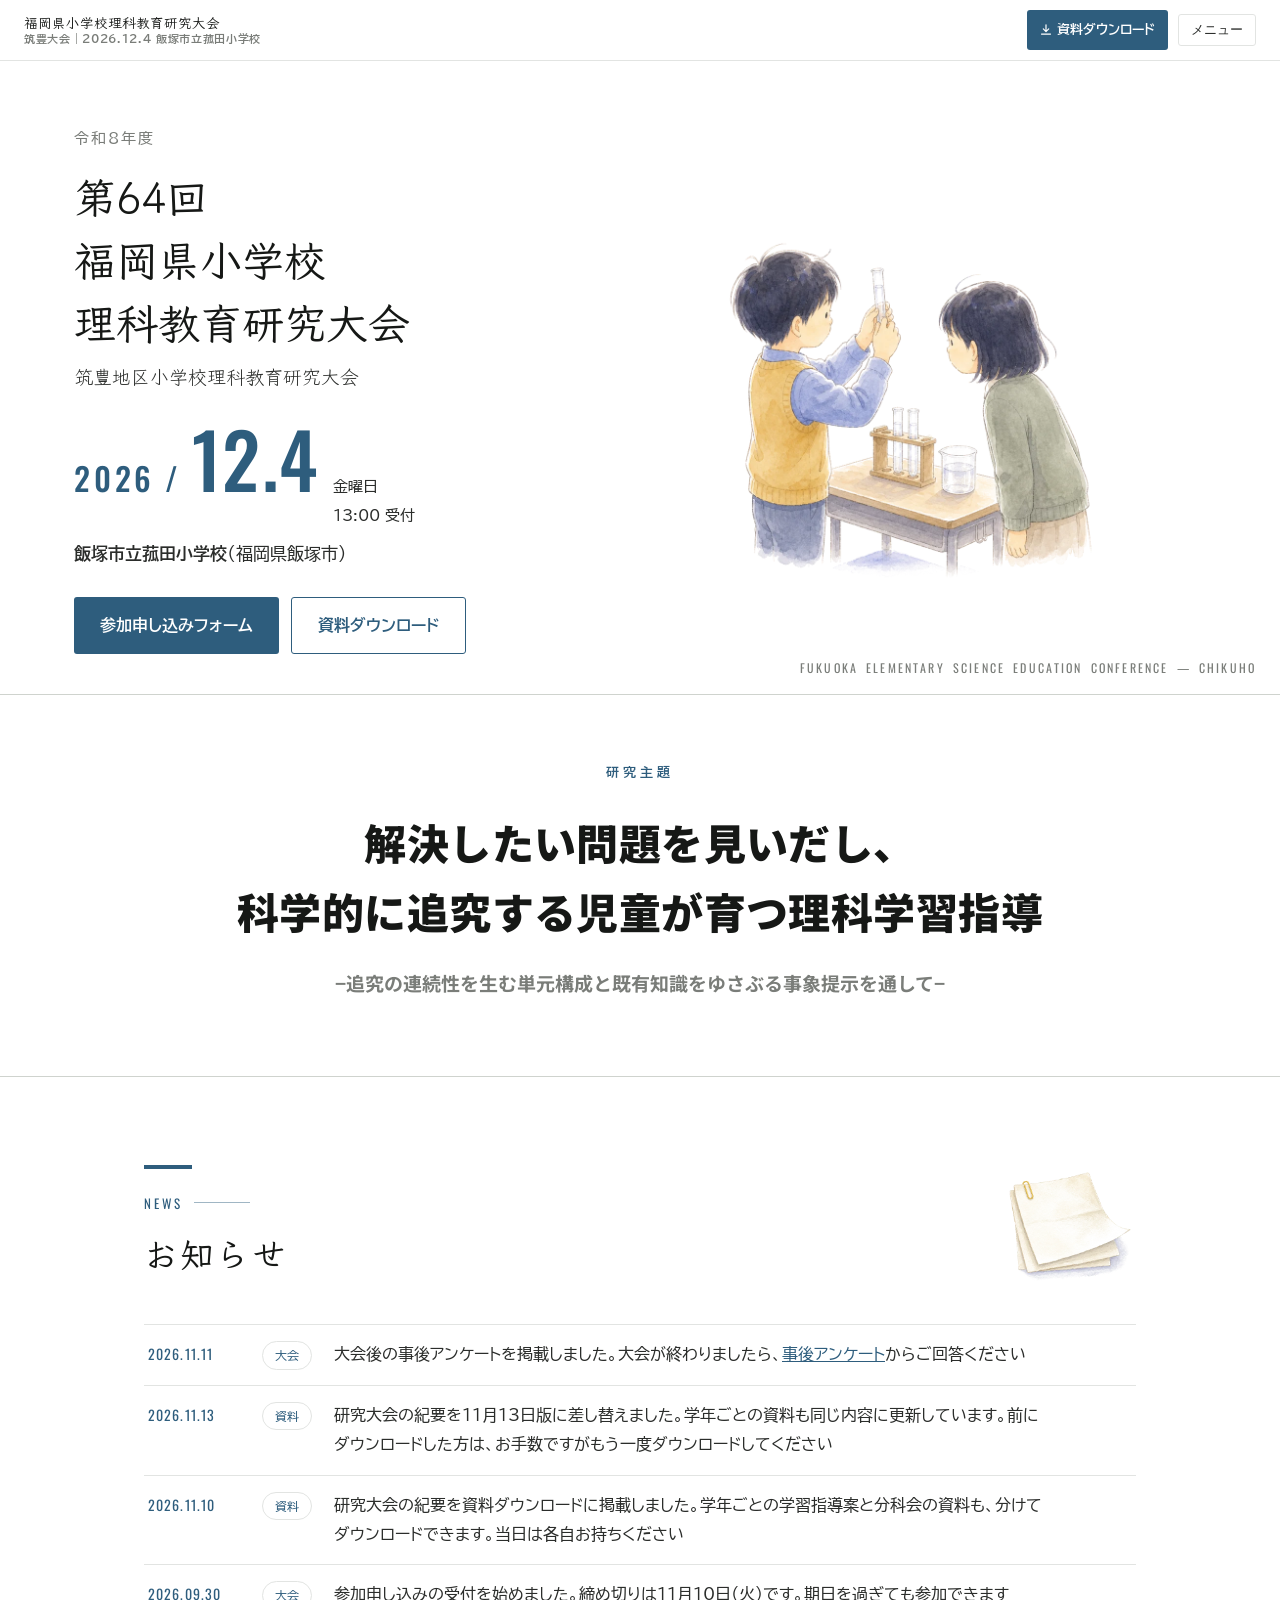
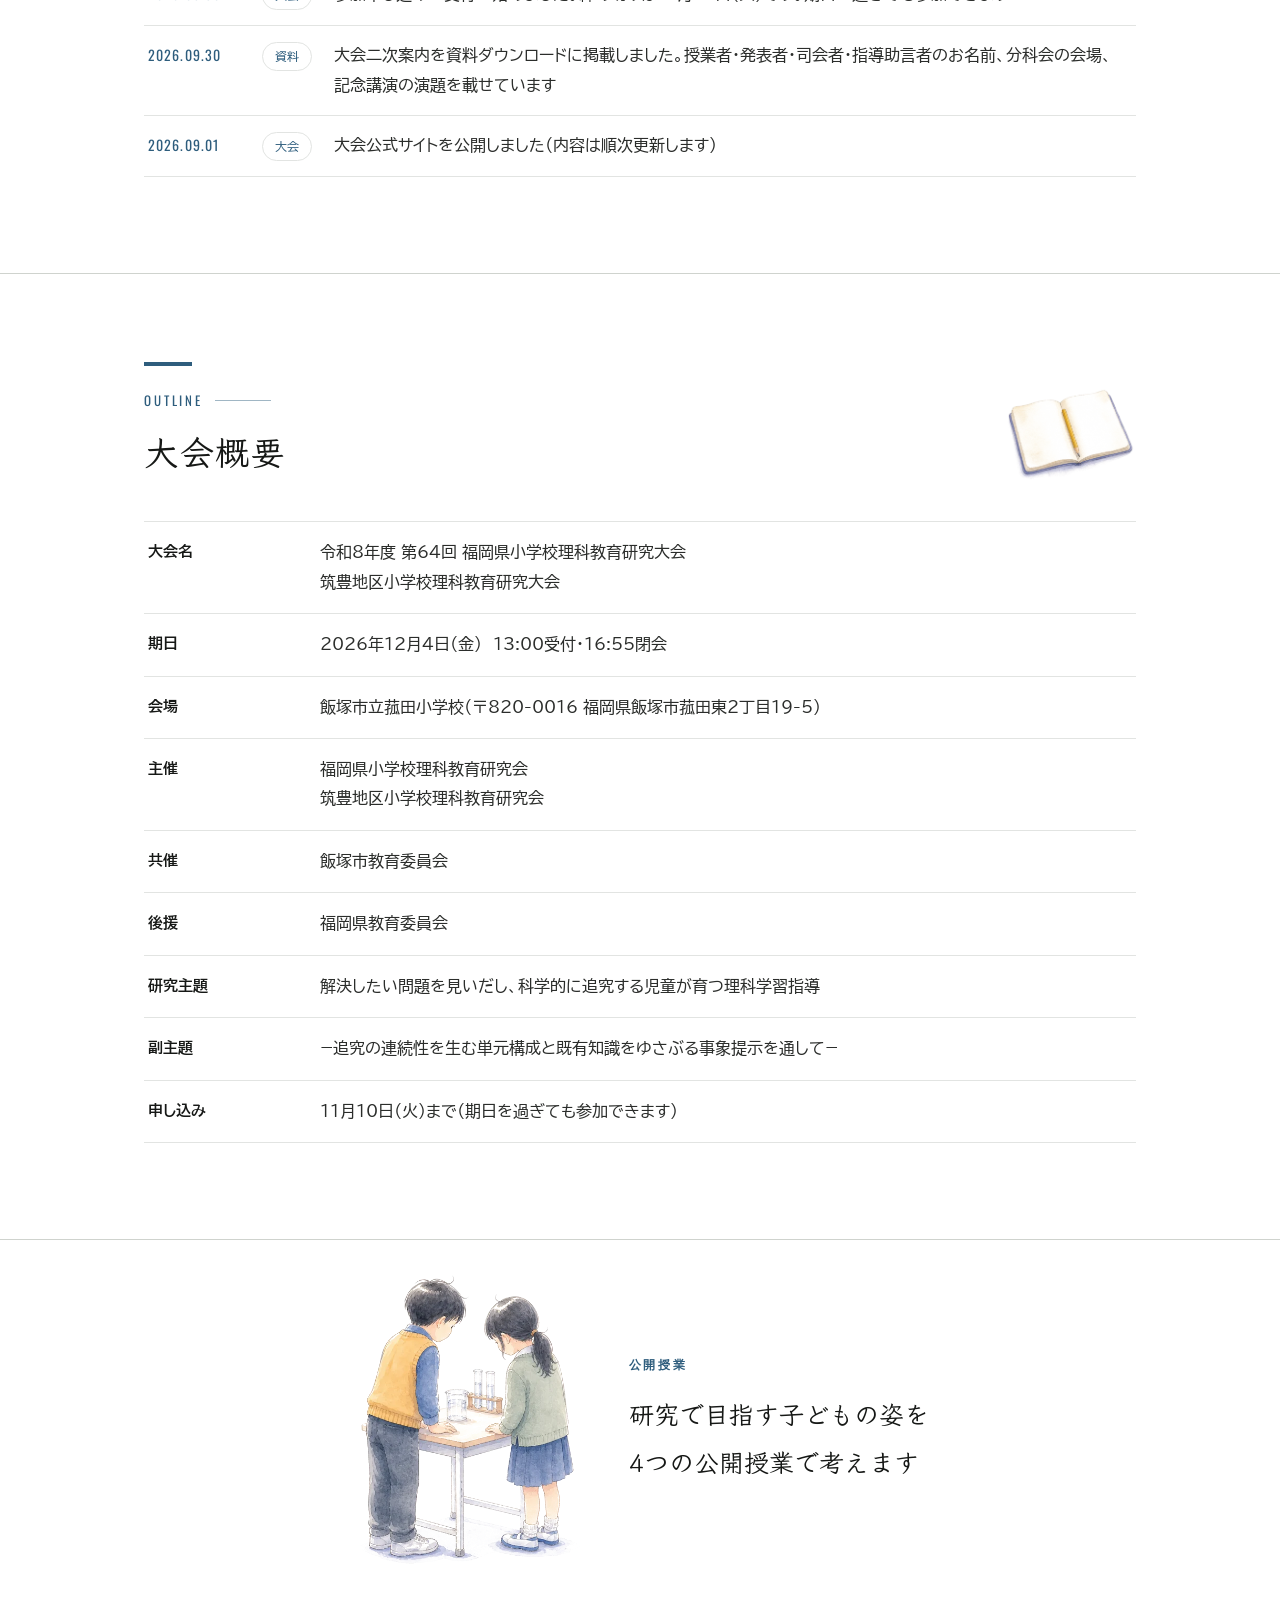
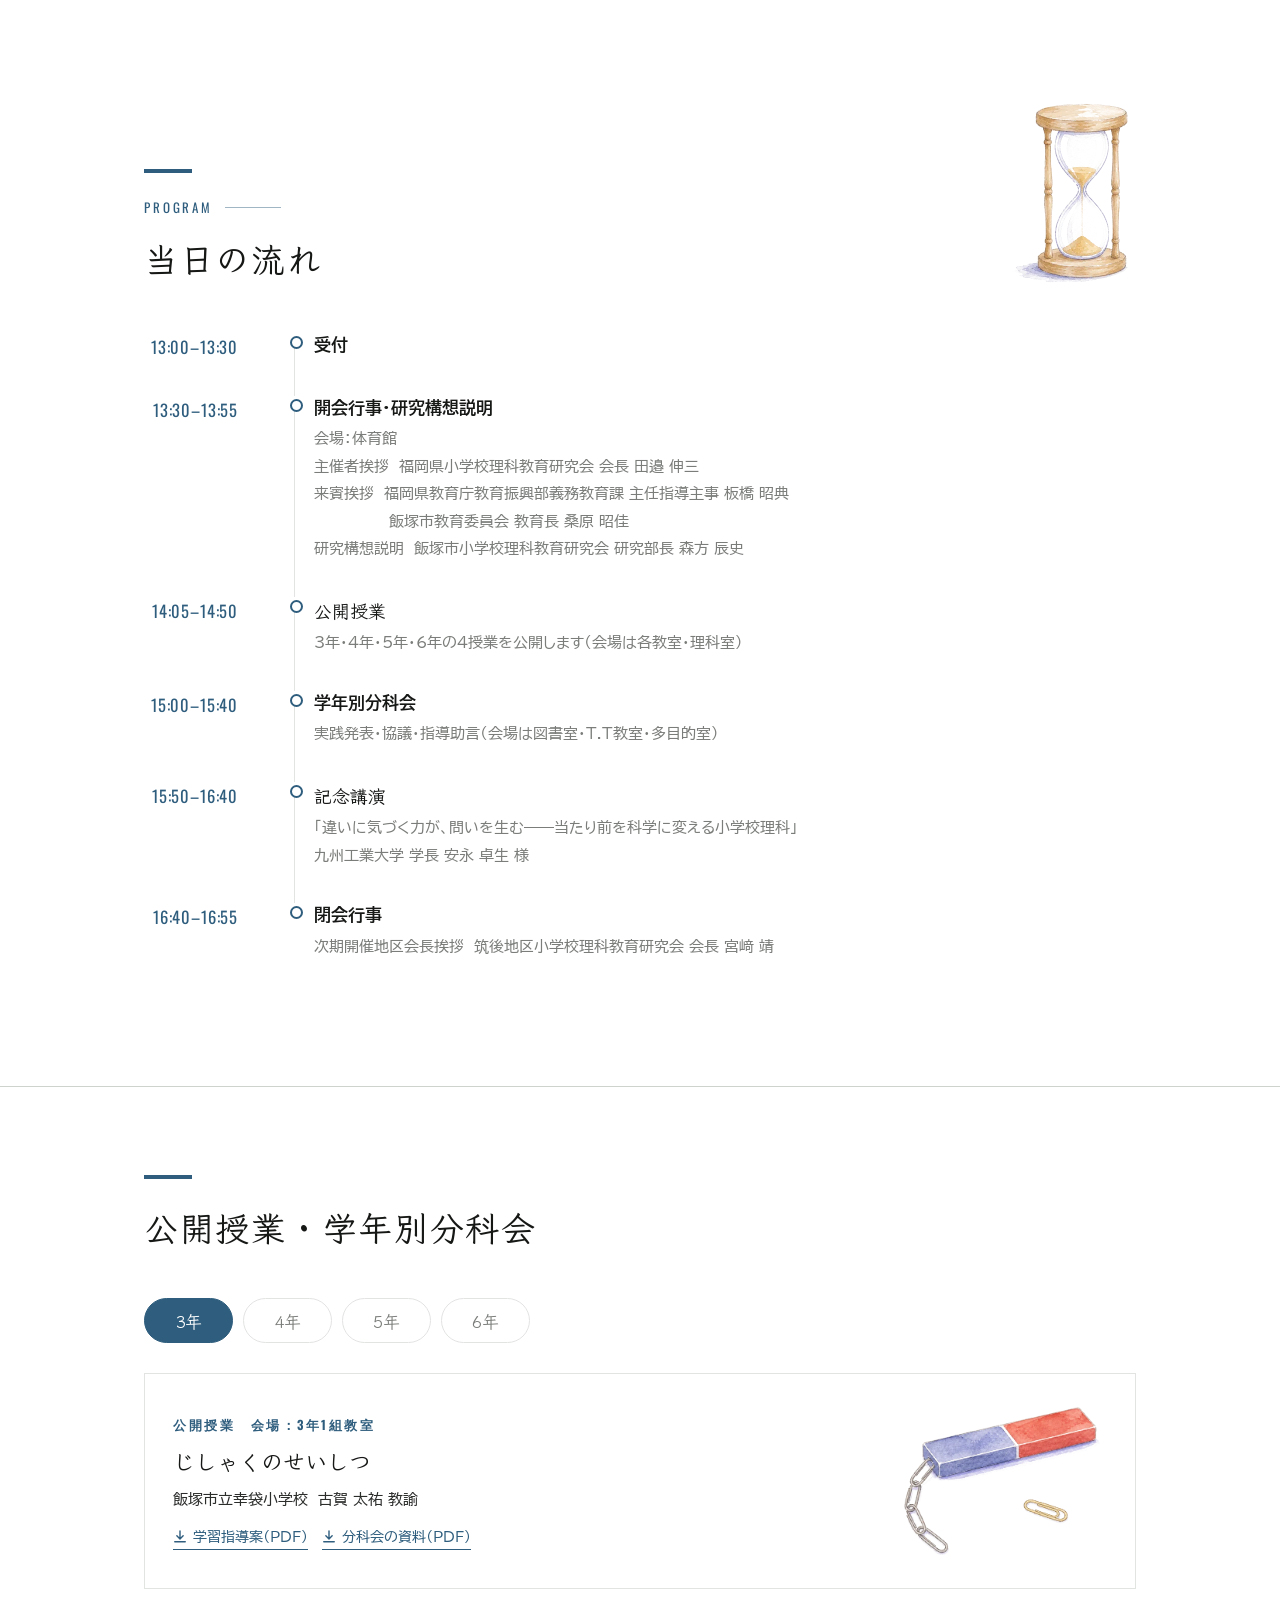
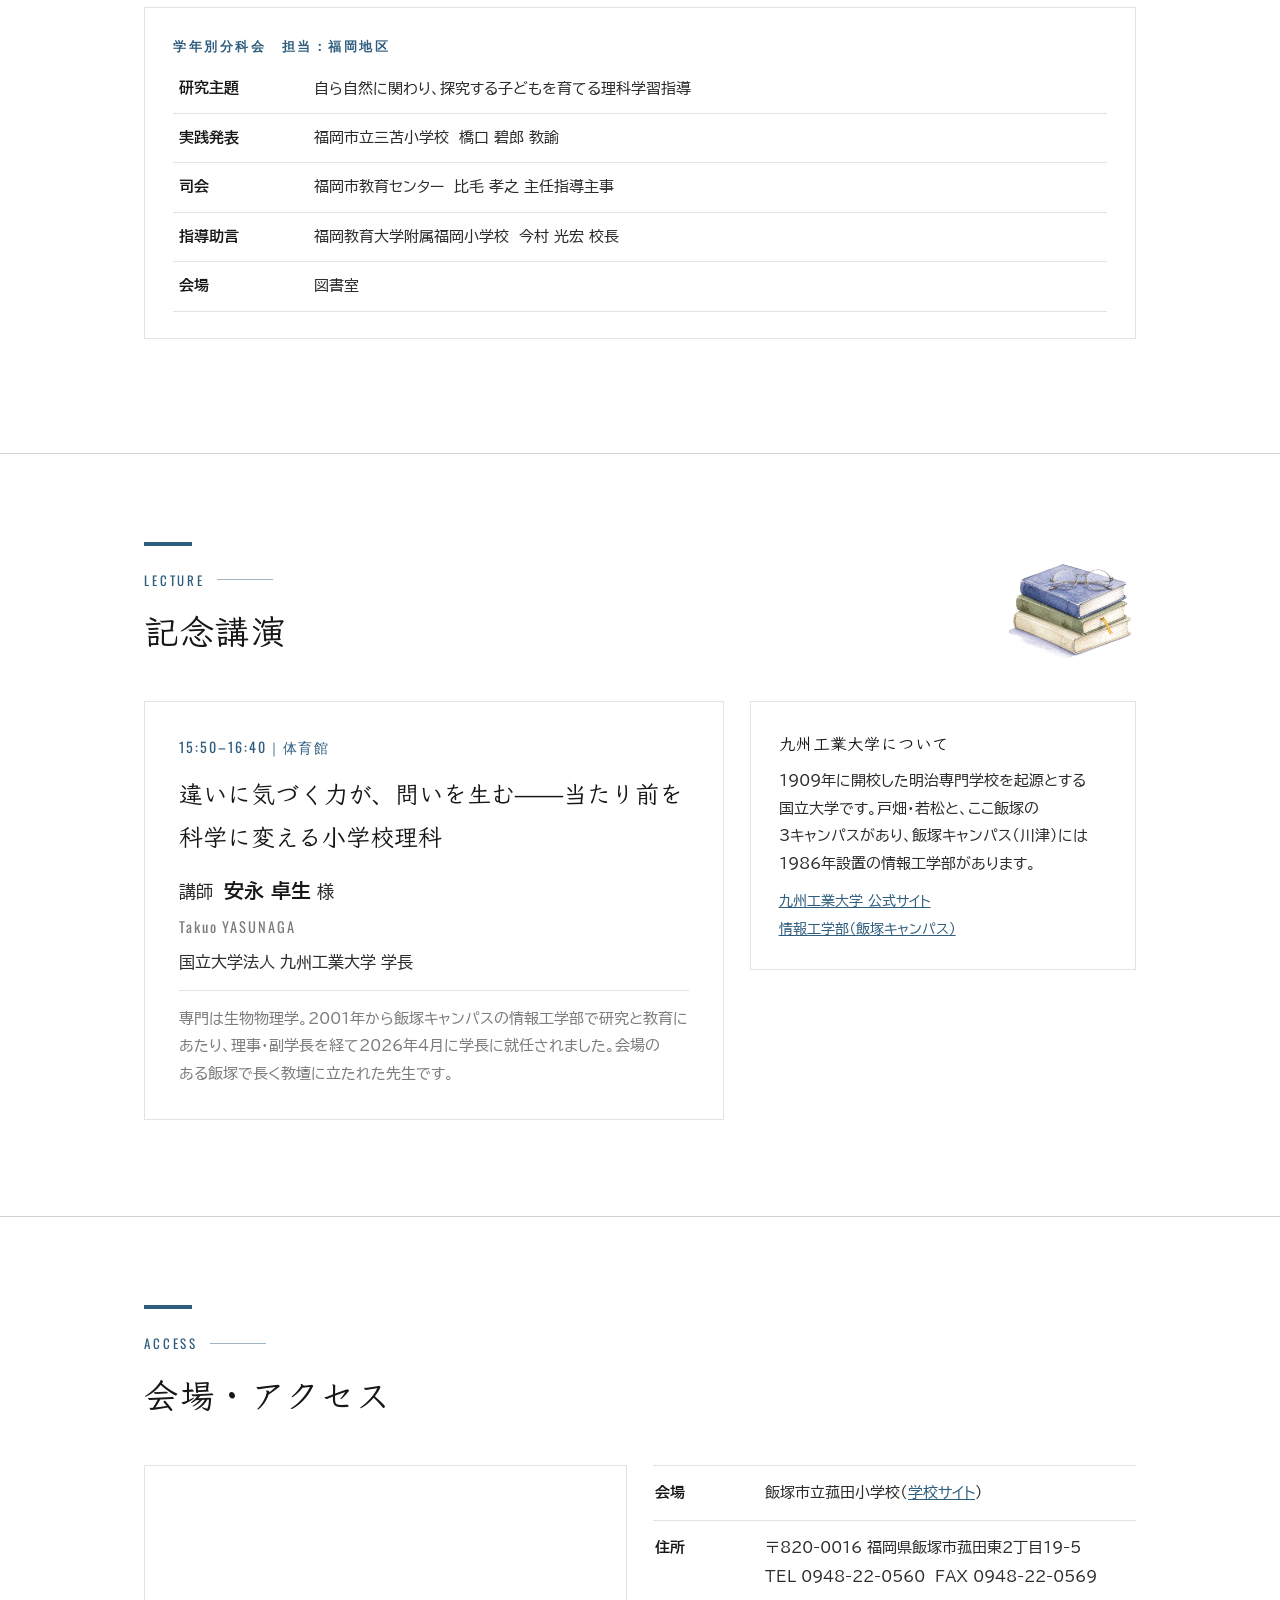
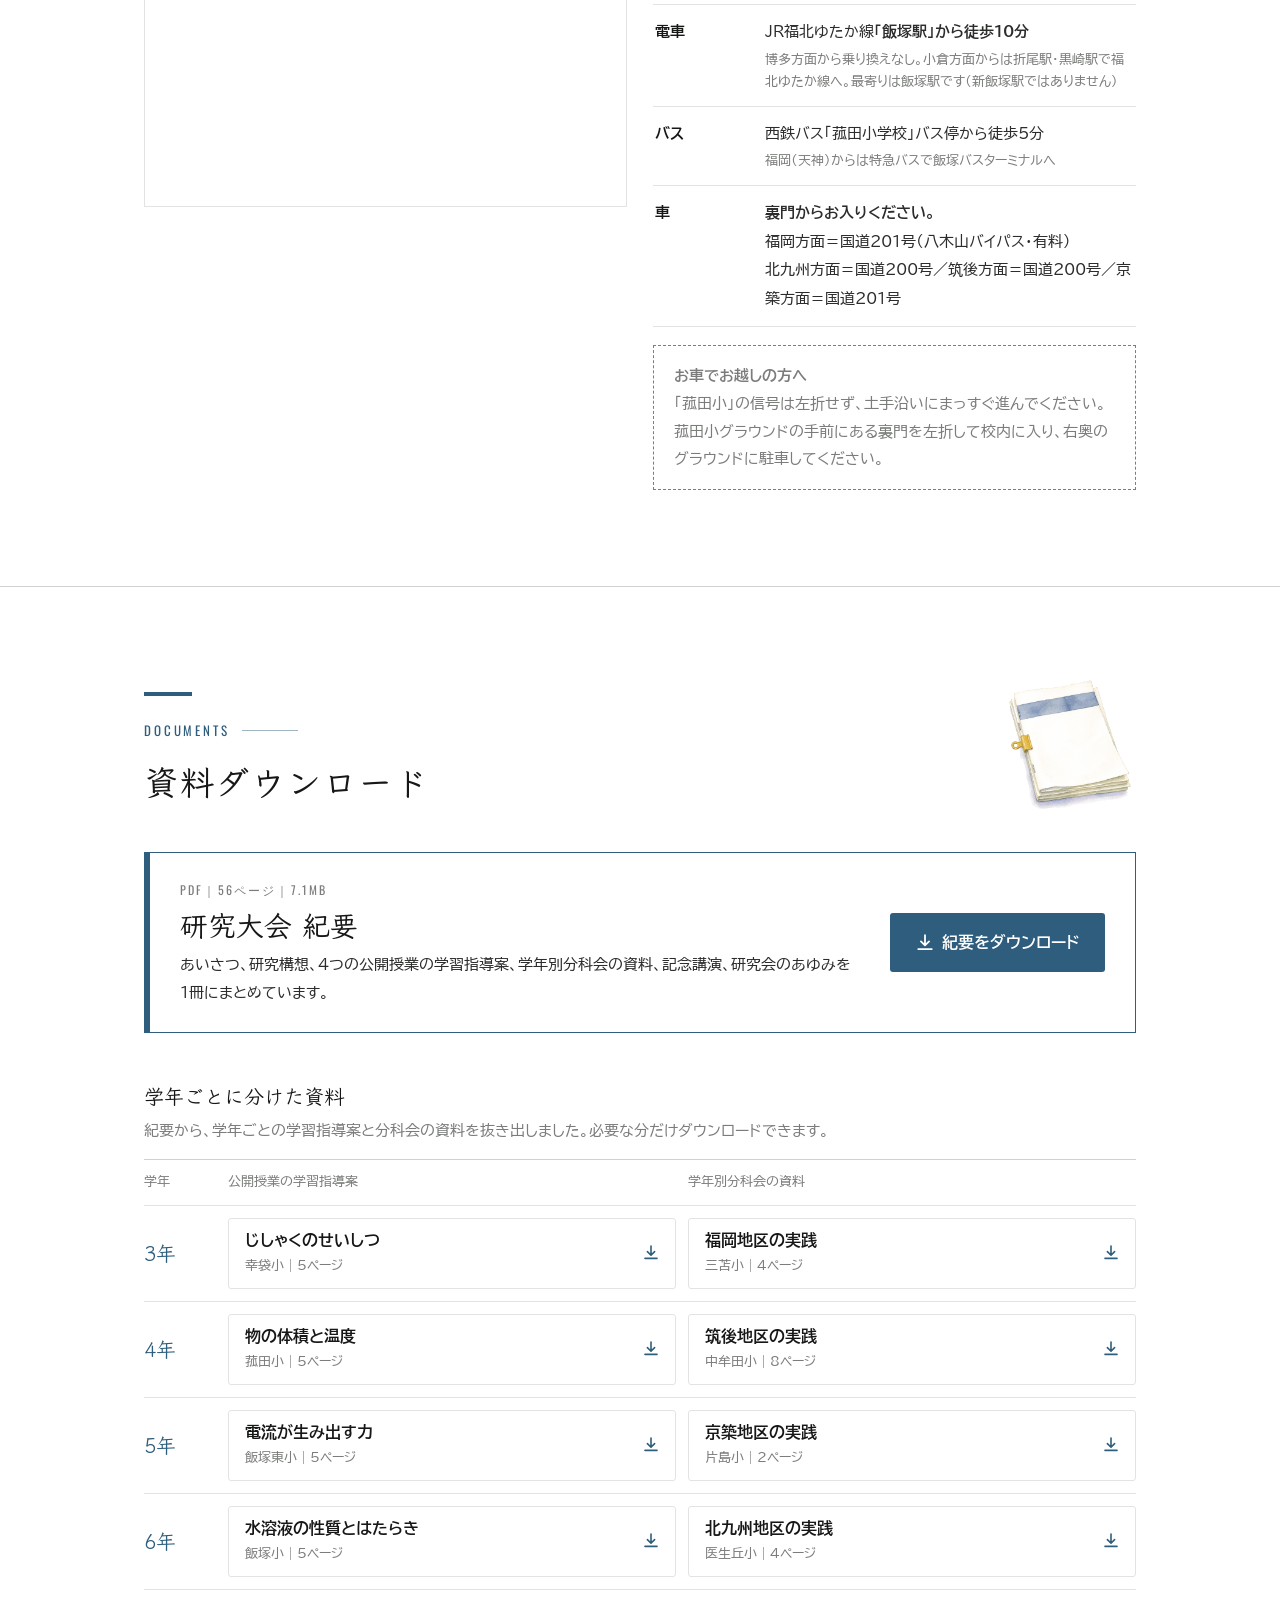
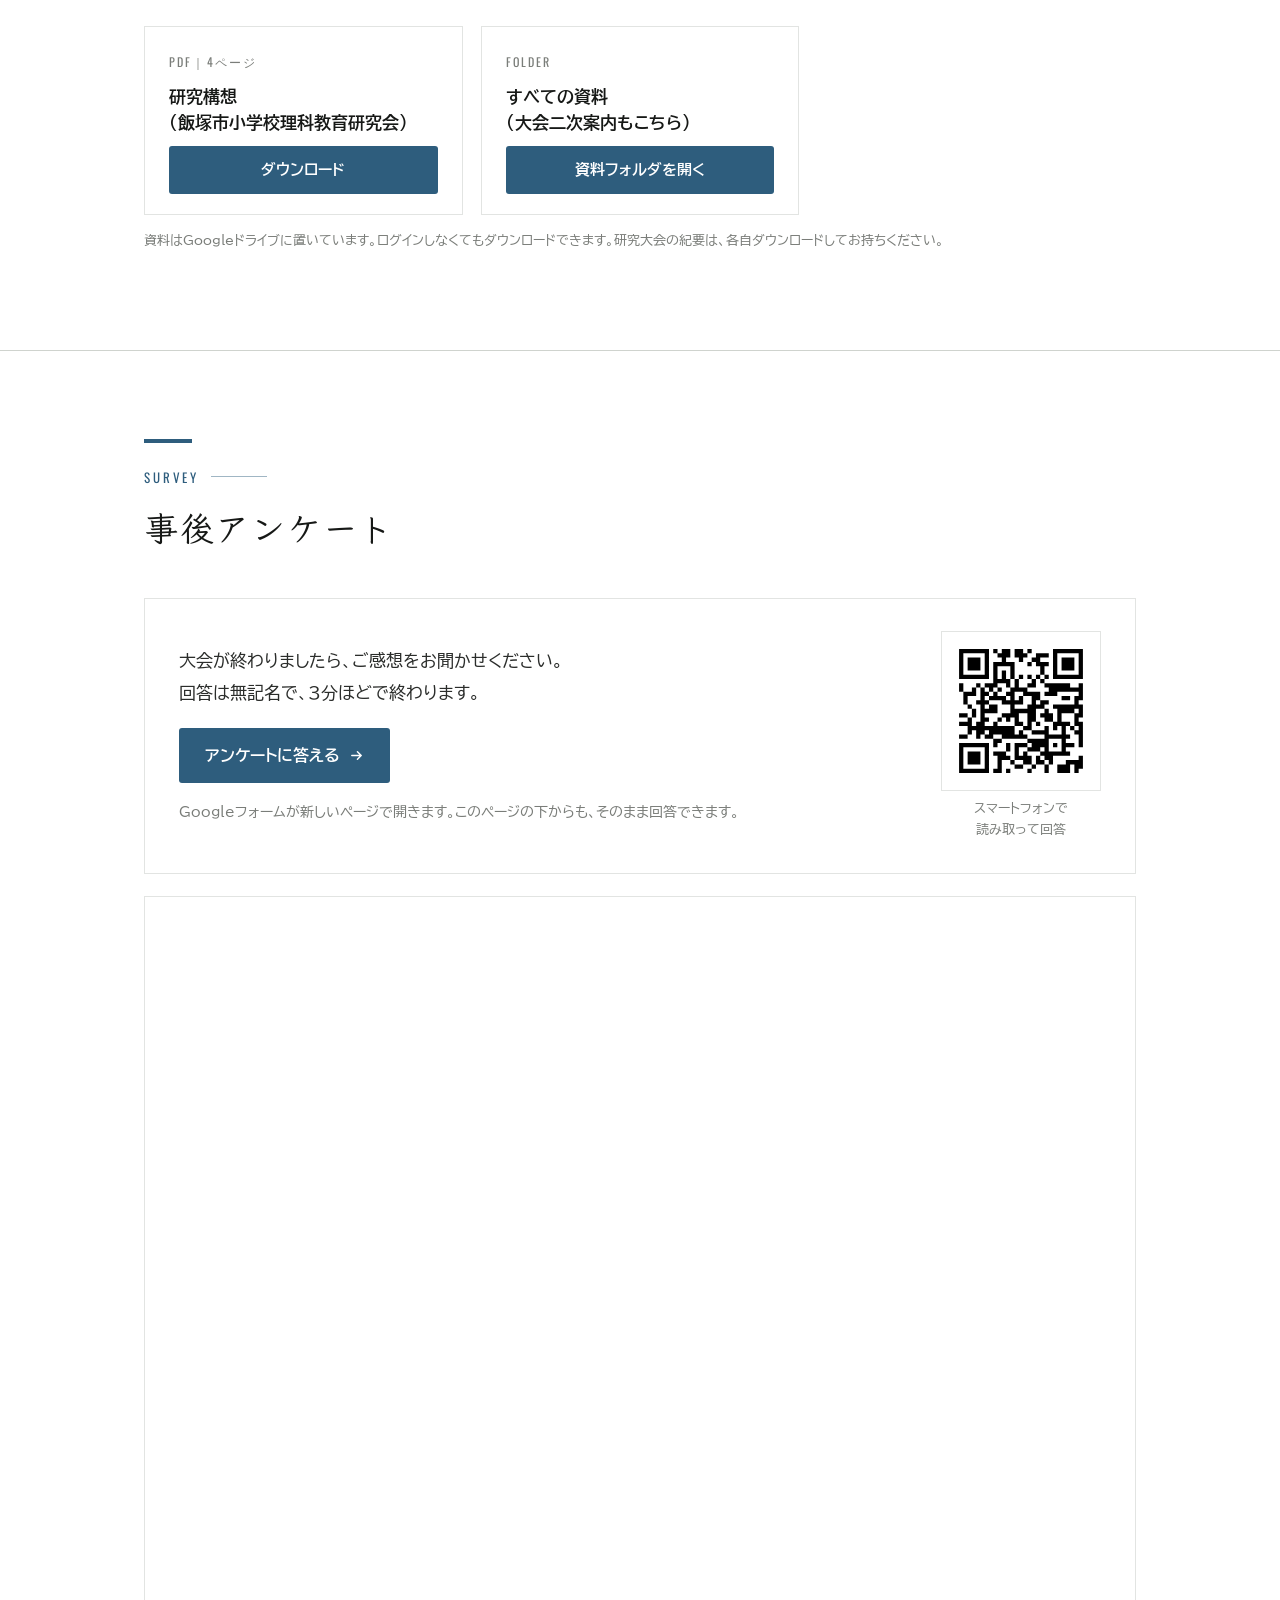
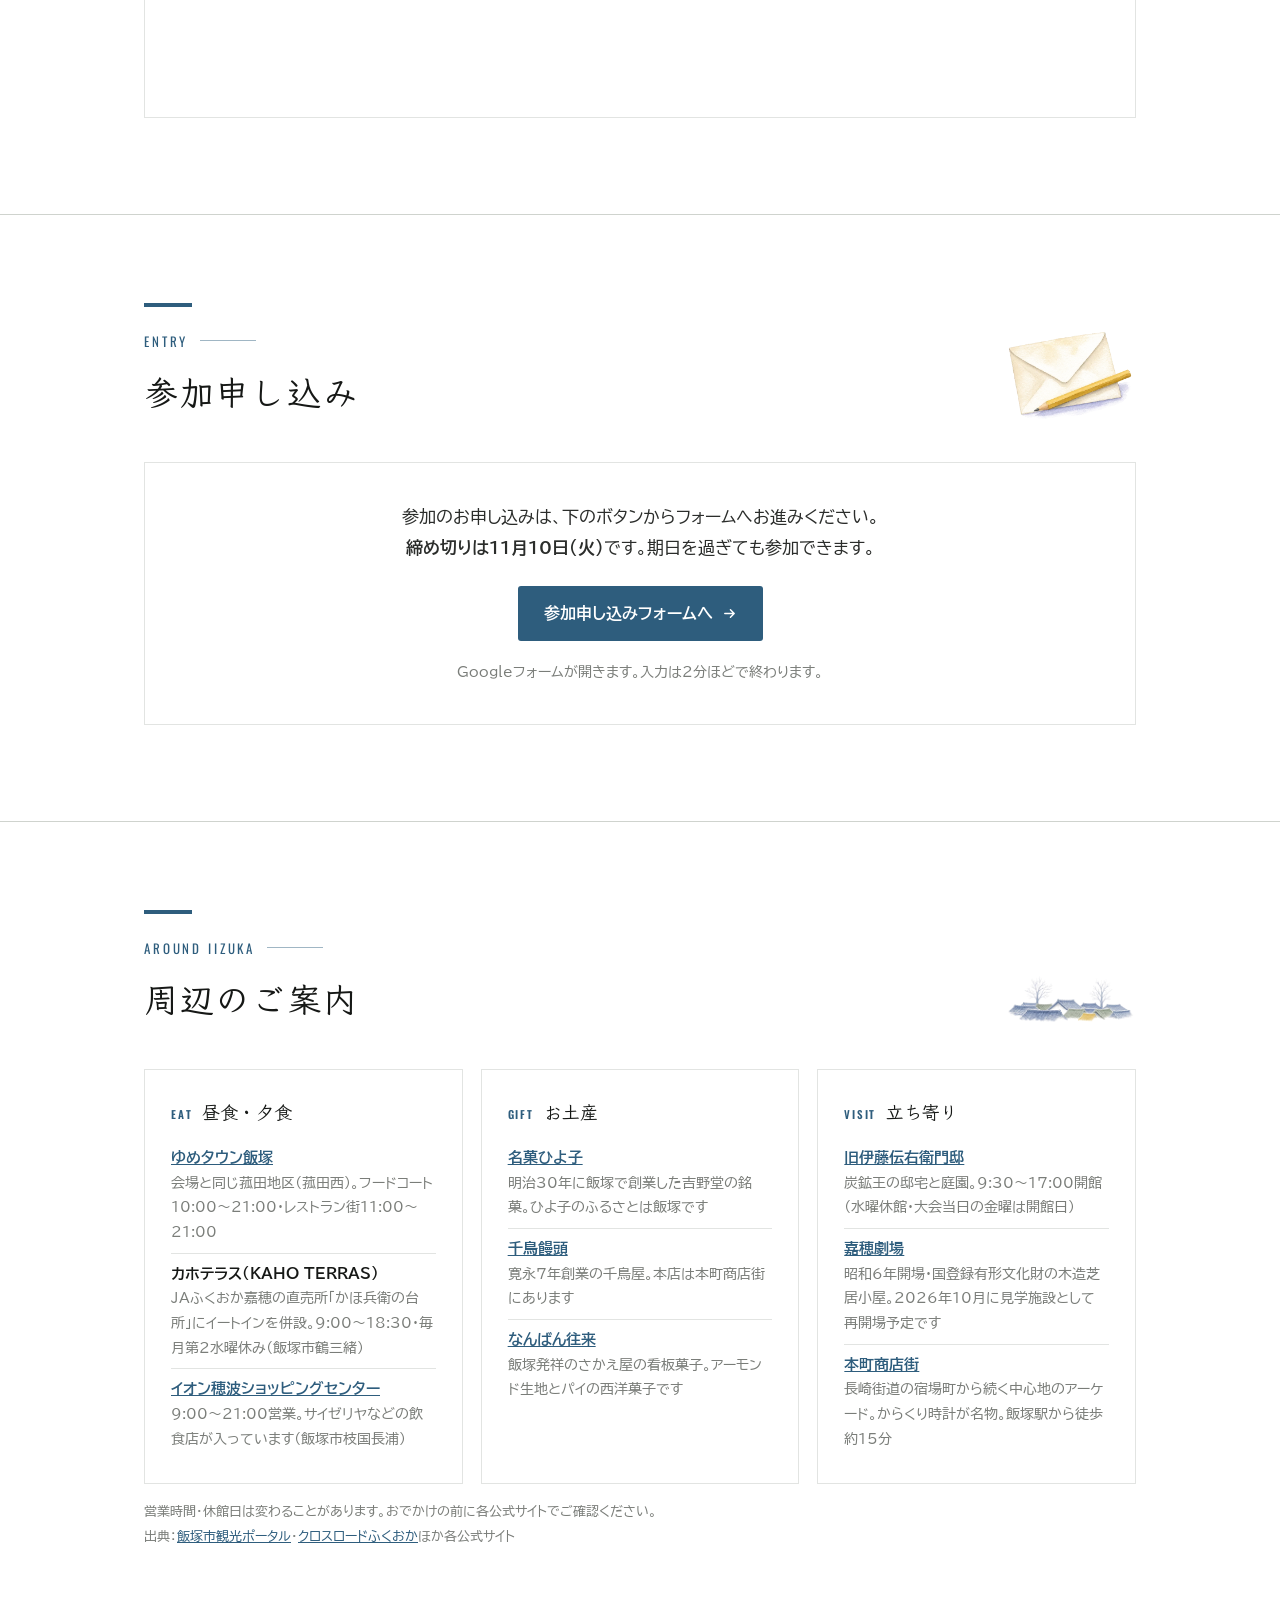
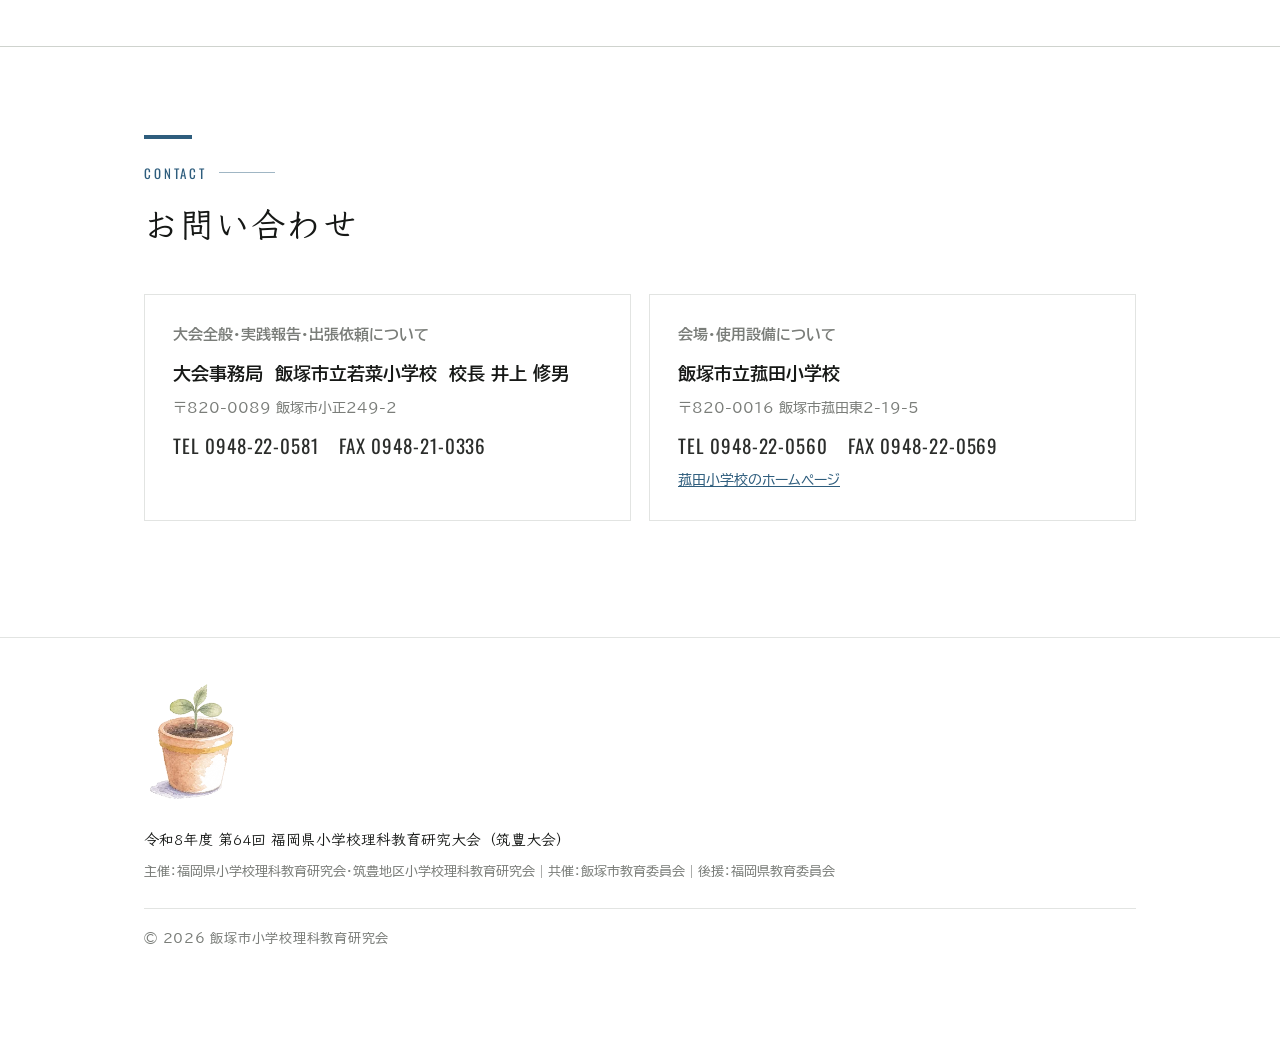
<file: index.html>
<!DOCTYPE html>
<html lang="ja">
<head>
<meta charset="UTF-8">
<meta name="viewport" content="width=device-width, initial-scale=1.0">
<title>第64回 福岡県小学校理科教育研究大会（筑豊大会）</title>
<meta name="description" content="令和8年度 第64回 福岡県小学校理科教育研究大会・筑豊地区小学校理科教育研究大会の公式サイト。2026年12月4日（金）飯塚市立菰田小学校にて開催します。">
<link rel="preconnect" href="https://fonts.googleapis.com">
<link rel="preconnect" href="https://fonts.gstatic.com" crossorigin>
<link href="https://fonts.googleapis.com/css2?family=BIZ+UDPGothic:wght@400;700&family=Klee+One:wght@400;600&family=Noto+Sans+JP:wght@700;900&family=Oswald:wght@400;500&display=swap" rel="stylesheet">
<link rel="stylesheet" href="assets/style.css?v=20261111a">
</head>
<body>

<!-- ================= 固定ヘッダー ================= -->
<header class="site-header">
  <div class="header-inner">
    <a class="brand" href="#top"><span class="brand-main">福岡県小学校理科教育研究大会</span><small>筑豊大会｜2026.12.4 飯塚市立菰田小学校</small></a>
    <div class="header-right">
      <a class="head-dl" href="#docs">
        <svg viewBox="0 0 16 16" aria-hidden="true"><path d="M8 1v9M4.4 6.6 8 10.2l3.6-3.6M2 13.4h12" fill="none" stroke="currentColor" stroke-width="1.6" stroke-linecap="round" stroke-linejoin="round"/></svg>
        <span class="dl-long">資料ダウンロード</span><span class="dl-short">資料</span>
      </a>
      <button class="nav-toggle" aria-label="メニュー" aria-expanded="false">メニュー</button>
    </div>
    <nav class="gnav">
      <ul>
        <li><a href="#news">お知らせ</a></li>
        <li><a href="#outline">大会概要</a></li>
        <li><a href="#program">当日の流れ</a></li>
        <li><a href="#lessons">公開授業・分科会</a></li>
        <li><a href="#lecture">記念講演</a></li>
        <li><a href="#access">会場・アクセス</a></li>
        <li><a href="#survey">アンケート</a></li>
        <li><a href="#entry">参加申し込み</a></li>
        <li><a href="#town">周辺のご案内</a></li>
      </ul>
    </nav>
  </div>
</header>

<!-- ================= ヒーロー ================= -->
<div class="hero" id="top">
  <div class="hero-inner">
    <div class="hero-text">
      <p class="hero-era">令和8年度</p>
      <h1 class="h1-break">第64回<br>福岡県小学校<wbr>理科教育研究大会</h1>
      <p class="hero-sub ja-phrase">筑豊地区小学校理科教育研究大会</p>
      <div class="hero-date">
        <span class="num"><small>2026&thinsp;/&thinsp;</small>12.4</span>
        <span class="day">金曜日<br>13:00 受付</span>
      </div>
      <p class="hero-place"><b>飯塚市立菰田小学校</b>（福岡県飯塚市）</p>
      <p class="hero-btns">
        <a class="btn-main" href="#entry">参加申し込みフォーム</a>
        <a class="btn-sub" href="#docs">資料ダウンロード</a>
      </p>
    </div>
    <div class="hero-art">
      <!-- ▼トップの水彩（野々宮すみれ）。差し替えは assets/img/hero.webp を置き換えるだけ（控え＝hero_b.webp） -->
      <img src="assets/img/hero.webp" alt="試験管をかざして見つめる子どもたちの水彩画" width="1200" height="800">
    </div>
    <p class="hero-en">FUKUOKA&ensp;ELEMENTARY&ensp;SCIENCE&ensp;EDUCATION&ensp;CONFERENCE&ensp;—&ensp;CHIKUHO</p>
  </div>
</div>
<!-- ================= 研究主題 ================= -->
<section class="theme-band">
  <div class="wrap">
    <p class="tb-label">研究主題</p>
    <h2 class="tb-main">解決したい問題を見いだし、<br>科学的に追究する児童が育つ理科学習指導</h2>
    <p class="tb-sub">−追究の連続性を生む単元構成と<wbr>既有知識をゆさぶる事象提示を通して−</p>
  </div>
</section>

<!-- ================= お知らせ ================= -->
<section class="block" id="news">
  <div class="wrap">
    <div class="sec-head">
      <div class="sec-head-text">
        <p class="eyebrow">News</p>
        <h2 class="ja-phrase">お知らせ</h2>
      </div>
      <p class="sec-motif"><img src="assets/img/km_news_kami.webp" alt="クリップでとめた紙の水彩" loading="lazy"></p>
    </div>
    <ul class="news-list">
      <!-- ▼お知らせの追記はこの下に1行コピペ（新しいものを上へ）。tagは「大会」「資料」の2種類
           <li><time>2026.10.01</time><i class="tag">資料</i><span>ここに本文</span></li> -->
      <li><time>2026.11.11</time><i class="tag">大会</i><span class="ja-phrase">大会後の事後アンケートを掲載しました。大会が終わりましたら、<a href="#survey">事後アンケート</a>からご回答ください</span></li>
      <li><time>2026.11.13</time><i class="tag">資料</i><span class="ja-phrase">研究大会の紀要を11月13日版に差し替えました。学年ごとの資料も同じ内容に更新しています。前にダウンロードした方は、お手数ですがもう一度ダウンロードしてください</span></li>
      <li><time>2026.11.10</time><i class="tag">資料</i><span class="ja-phrase">研究大会の紀要を資料ダウンロードに掲載しました。学年ごとの学習指導案と分科会の資料も、分けてダウンロードできます。当日は各自お持ちください</span></li>
      <li><time>2026.09.30</time><i class="tag">大会</i><span class="ja-phrase">参加申し込みの受付を始めました。締め切りは11月10日（火）です。期日を過ぎても参加できます</span></li>
      <li><time>2026.09.30</time><i class="tag">資料</i><span class="ja-phrase">大会二次案内を資料ダウンロードに掲載しました。授業者・発表者・司会者・指導助言者のお名前、分科会の会場、記念講演の演題を載せています</span></li>
      <li><time>2026.09.01</time><i class="tag">大会</i><span>大会公式サイトを公開しました（内容は順次更新します）</span></li>
    </ul>
  </div>
</section>

<!-- ================= 大会概要 ================= -->
<section class="block alt" id="outline">
  <div class="wrap">
    <div class="sec-head">
      <div class="sec-head-text">
        <p class="eyebrow">Outline</p>
        <h2 class="ja-phrase">大会概要</h2>
      </div>
      <p class="sec-motif"><img src="assets/img/km_outline_note.webp" alt="開いたノートと鉛筆の水彩" loading="lazy"></p>
    </div>
    <dl class="outline-dl">
      <div><dt>大会名</dt><dd>令和8年度 第64回 福岡県小学校理科教育研究大会<br>筑豊地区小学校理科教育研究大会</dd></div>
      <div><dt>期日</dt><dd><span class="nowrap">2026年12月4日（金）</span>　13:00受付・16:55閉会</dd></div>
      <div><dt>会場</dt><dd>飯塚市立菰田小学校（〒820-0016 福岡県飯塚市菰田東2丁目19-5）</dd></div>
      <div><dt>主催</dt><dd>福岡県小学校理科教育研究会<br>筑豊地区小学校理科教育研究会</dd></div>
      <div><dt>共催</dt><dd>飯塚市教育委員会</dd></div>
      <div><dt>後援</dt><dd>福岡県教育委員会</dd></div>
      <div><dt>研究主題</dt><dd class="ja-phrase">解決したい問題を見いだし、科学的に追究する児童が育つ理科学習指導</dd></div>
      <div><dt>副主題</dt><dd class="ja-phrase">−追究の連続性を生む単元構成と既有知識をゆさぶる事象提示を通して−</dd></div>
      <div><dt>申し込み</dt><dd><span class="nowrap">11月10日（火）まで</span>（期日を過ぎても参加できます）</dd></div>
    </dl>
  </div>
</section>

<!-- ================= 帯：理科室 ================= -->
<section class="band">
  <div class="band-inner">
    <img src="assets/img/km_band_rikashitsu.webp" alt="机の上のビーカーと試験管をのぞきこむ子どもたちの水彩" loading="lazy">
    <div class="band-copy">
      <p class="bc-label ja">公開授業</p>
      <p class="ja-phrase">研究で目指す子どもの姿を<br>4つの公開授業で考えます</p>
    </div>
  </div>
</section>

<!-- ================= 当日の流れ ================= -->
<section class="block" id="program">
  <div class="wrap">
    <div class="sec-head">
      <div class="sec-head-text">
        <p class="eyebrow">Program</p>
        <h2 class="ja-phrase">当日の流れ</h2>
      </div>
      <p class="sec-motif"><img src="assets/img/km_program_sunadokei.webp" alt="砂時計の水彩" loading="lazy"></p>
    </div>
    <ul class="timeline">
      <li><span class="tl-time">13:00–13:30</span><div class="tl-body"><b>受付</b></div></li>
      <li><span class="tl-time">13:30–13:55</span><div class="tl-body"><b>開会行事・研究構想説明</b><p>会場：体育館<br>主催者挨拶　福岡県小学校理科教育研究会 会長 田邉 伸三<br>来賓挨拶　福岡県教育庁教育振興部義務教育課 主任指導主事 板橋 昭典<br><span class="tl-indent">飯塚市教育委員会 教育長 桑原 昭佳</span><br>研究構想説明　飯塚市小学校理科教育研究会 研究部長 森方 辰史</p></div></li>
      <li class="tl-star"><span class="tl-time">14:05–14:50</span><div class="tl-body"><b>公開授業</b><p>3年・4年・5年・6年の4授業を公開します（会場は各教室・理科室）</p></div></li>
      <li><span class="tl-time">15:00–15:40</span><div class="tl-body"><b>学年別分科会</b><p>実践発表・協議・指導助言（会場は図書室・T.T教室・多目的室）</p></div></li>
      <li class="tl-star"><span class="tl-time">15:50–16:40</span><div class="tl-body"><b>記念講演</b><p>「違いに気づく力が、問いを生む——当たり前を科学に変える小学校理科」<br>九州工業大学 学長 安永 卓生 様</p></div></li>
      <li><span class="tl-time">16:40–16:55</span><div class="tl-body"><b>閉会行事</b><p>次期開催地区会長挨拶　筑後地区小学校理科教育研究会 会長 宮﨑 靖</p></div></li>
    </ul>
  </div>
</section>

<!-- ================= 公開授業・学年別分科会 ================= -->
<section class="block alt" id="lessons">
  <div class="wrap">
    <div class="sec-head">
      <div class="sec-head-text">
        <h2 class="ja-phrase">公開授業・学年別分科会</h2>
      </div>
    </div>

    <div class="tabbar" role="tablist">
      <button class="on" data-tab="g3">3年</button>
      <button data-tab="g4">4年</button>
      <button data-tab="g5">5年</button>
      <button data-tab="g6">6年</button>
    </div>

    <!-- 3年 -->
    <div class="tabpanel on" id="tab-g3">
      <div class="lesson-card with-art">
        <div class="lc-text">
          <p class="lc-label ja">公開授業　会場：3年1組教室</p>
          <h3 class="ja-phrase">じしゃくのせいしつ</h3>
          <p class="lc-meta">飯塚市立幸袋小学校　古賀 太祐 教諭</p>
          <p class="lc-dl"><a href="https://drive.google.com/uc?export=download&amp;id=1SO8g9YQccId15br-gw4N8YBsGSu0MdLG"><svg viewBox="0 0 16 16" aria-hidden="true"><path d="M8 1v9M4.4 6.6 8 10.2l3.6-3.6M2 13.4h12" fill="none" stroke="currentColor" stroke-width="1.6" stroke-linecap="round" stroke-linejoin="round"/></svg>学習指導案（PDF）</a><a href="https://drive.google.com/uc?export=download&amp;id=1FUMi6LbWq0rBrMDQHA7-COl2y8JiR36V"><svg viewBox="0 0 16 16" aria-hidden="true"><path d="M8 1v9M4.4 6.6 8 10.2l3.6-3.6M2 13.4h12" fill="none" stroke="currentColor" stroke-width="1.6" stroke-linecap="round" stroke-linejoin="round"/></svg>分科会の資料（PDF）</a></p>
        </div>
        <p class="lc-art"><img src="assets/img/km_unit_g3_jishaku.webp" alt="青と赤の棒磁石にゼムクリップが引きつけられる水彩" loading="lazy"></p>
      </div>
      <div class="lesson-card">
        <p class="lc-label ja">学年別分科会　担当：福岡地区</p>
        <table class="bunka-table">
          <tr><th>研究主題</th><td class="ja-phrase">自ら自然に関わり、探究する子どもを育てる理科学習指導</td></tr>
          <tr><th>実践発表</th><td>福岡市立三苫小学校　橋口 碧郎 教諭</td></tr>
          <tr><th>司会</th><td>福岡市教育センター　比毛 孝之 主任指導主事</td></tr>
          <tr><th>指導助言</th><td>福岡教育大学附属福岡小学校　今村 光宏 校長</td></tr>
          <tr><th>会場</th><td>図書室</td></tr>
        </table>
      </div>
    </div>

    <!-- 4年 -->
    <div class="tabpanel" id="tab-g4">
      <div class="lesson-card with-art">
        <div class="lc-text">
          <p class="lc-label ja">公開授業　会場：4年1組教室</p>
          <h3 class="ja-phrase">物の体積と温度</h3>
          <p class="lc-meta">飯塚市立菰田小学校　外﨑 顯博 教諭</p>
          <p class="lc-dl"><a href="https://drive.google.com/uc?export=download&amp;id=1oTrcPzUYlp1Zp0vcMiuBbLSCJY87NOpD"><svg viewBox="0 0 16 16" aria-hidden="true"><path d="M8 1v9M4.4 6.6 8 10.2l3.6-3.6M2 13.4h12" fill="none" stroke="currentColor" stroke-width="1.6" stroke-linecap="round" stroke-linejoin="round"/></svg>学習指導案（PDF）</a><a href="https://drive.google.com/uc?export=download&amp;id=1XIrVgoM86EmcmS387k5H3ZYZrxZ6Ks_k"><svg viewBox="0 0 16 16" aria-hidden="true"><path d="M8 1v9M4.4 6.6 8 10.2l3.6-3.6M2 13.4h12" fill="none" stroke="currentColor" stroke-width="1.6" stroke-linecap="round" stroke-linejoin="round"/></svg>分科会の資料（PDF）</a></p>
        </div>
        <p class="lc-art"><img src="assets/img/km_unit_g4_taiseki.webp" alt="金属球膨張試験器の球と輪の水彩" loading="lazy"></p>
      </div>
      <div class="lesson-card">
        <p class="lc-label ja">学年別分科会　担当：筑後地区</p>
        <table class="bunka-table">
          <tr><th>研究主題</th><td class="ja-phrase">問題解決の力を高める子どもを育てる理科学習指導</td></tr>
          <tr><th>実践発表</th><td>筑前町立中牟田小学校　川波 清哉 教諭</td></tr>
          <tr><th>司会</th><td>朝倉市立甘木小学校　手島 孝之 教頭</td></tr>
          <tr><th>指導助言</th><td>うきは市立千年小学校　宮﨑 靖 校長</td></tr>
          <tr><th>会場</th><td>2階 T.T教室</td></tr>
        </table>
      </div>
    </div>

    <!-- 5年 -->
    <div class="tabpanel" id="tab-g5">
      <div class="lesson-card with-art">
        <div class="lc-text">
          <p class="lc-label ja">公開授業　会場：5年1組教室</p>
          <h3 class="ja-phrase">電流がうみ出す力</h3>
          <p class="lc-meta">飯塚市立飯塚東小学校　下村 隆也 教諭</p>
          <p class="lc-dl"><a href="https://drive.google.com/uc?export=download&amp;id=162arOKwpZDEl_UVTuD_443tDUZ8yLgmX"><svg viewBox="0 0 16 16" aria-hidden="true"><path d="M8 1v9M4.4 6.6 8 10.2l3.6-3.6M2 13.4h12" fill="none" stroke="currentColor" stroke-width="1.6" stroke-linecap="round" stroke-linejoin="round"/></svg>学習指導案（PDF）</a><a href="https://drive.google.com/uc?export=download&amp;id=1UaHwrNanX1W6b7fQ8B1xmw6nuMxf311e"><svg viewBox="0 0 16 16" aria-hidden="true"><path d="M8 1v9M4.4 6.6 8 10.2l3.6-3.6M2 13.4h12" fill="none" stroke="currentColor" stroke-width="1.6" stroke-linecap="round" stroke-linejoin="round"/></svg>分科会の資料（PDF）</a></p>
        </div>
        <p class="lc-art"><img src="assets/img/km_unit_g5_denjishaku.webp" alt="コイルに導線を巻く子どもの水彩" loading="lazy"></p>
      </div>
      <div class="lesson-card">
        <p class="lc-label ja">学年別分科会　担当：京築地区</p>
        <table class="bunka-table">
          <tr><th>研究主題</th><td class="ja-phrase">主体的に学びをつくり出す子どもを育てる理科学習指導</td></tr>
          <tr><th>実践発表</th><td>苅田町立片島小学校　久澄 隆啓 教諭</td></tr>
          <tr><th>司会</th><td>みやこ町立豊津小学校　山中 達郎 教頭</td></tr>
          <tr><th>指導助言</th><td>苅田町立馬場小学校　中村 祐司 校長</td></tr>
          <tr><th>会場</th><td>3階 T.T教室</td></tr>
        </table>
      </div>
    </div>

    <!-- 6年 -->
    <div class="tabpanel" id="tab-g6">
      <div class="lesson-card with-art">
        <div class="lc-text">
          <p class="lc-label ja">公開授業　会場：理科室</p>
          <h3 class="ja-phrase">水溶液の性質とはたらき</h3>
          <p class="lc-meta">飯塚市立飯塚小学校　内村 亮太 教諭</p>
          <p class="lc-dl"><a href="https://drive.google.com/uc?export=download&amp;id=1vkQSQmWG1Q2C2Zom9PRx1_Q9AzudDmqp"><svg viewBox="0 0 16 16" aria-hidden="true"><path d="M8 1v9M4.4 6.6 8 10.2l3.6-3.6M2 13.4h12" fill="none" stroke="currentColor" stroke-width="1.6" stroke-linecap="round" stroke-linejoin="round"/></svg>学習指導案（PDF）</a><a href="https://drive.google.com/uc?export=download&amp;id=17jWPKCco9nNPo14ekhF8BCvVhbeAQmg2"><svg viewBox="0 0 16 16" aria-hidden="true"><path d="M8 1v9M4.4 6.6 8 10.2l3.6-3.6M2 13.4h12" fill="none" stroke="currentColor" stroke-width="1.6" stroke-linecap="round" stroke-linejoin="round"/></svg>分科会の資料（PDF）</a></p>
        </div>
        <p class="lc-art"><img src="assets/img/km_unit_g6_suiyoueki.webp" alt="試験管立てに並んだ水溶液の水彩" loading="lazy"></p>
      </div>
      <div class="lesson-card">
        <p class="lc-label ja">学年別分科会　担当：北九州地区</p>
        <table class="bunka-table">
          <tr><th>研究主題</th><td class="ja-phrase">理科の見方・考え方を働かせ、見通しをもって問題を解決し、資質・能力を育成する理科学習</td></tr>
          <tr><th>実践発表</th><td>北九州市立医生丘小学校　山田 和樹 教諭</td></tr>
          <tr><th>司会</th><td>北九州市立青山小学校　中富 太一朗 教頭</td></tr>
          <tr><th>指導助言</th><td>北九州市立萩原小学校　豊田 剛 校長</td></tr>
          <tr><th>会場</th><td>多目的室</td></tr>
        </table>
      </div>
    </div>
  </div>
</section>

<!-- ================= 記念講演 ================= -->
<section class="block" id="lecture">
  <div class="wrap">
    <div class="sec-head">
      <div class="sec-head-text">
        <p class="eyebrow">Lecture</p>
        <h2 class="ja-phrase">記念講演</h2>
      </div>
      <p class="sec-motif"><img src="assets/img/km_lecture_hon.webp" alt="積んだ本と眼鏡の水彩" loading="lazy"></p>
    </div>
    <div class="lecture-grid">
      <div class="lecture-main">
        <p class="lm-time">15:50–16:40｜体育館</p>
        <h3 class="ja-phrase">違いに気づく力が、問いを生む——<wbr>当たり前を科学に変える小学校理科</h3>
        <p class="lm-name">講師　<b>安永 卓生</b> 様<br><span class="lm-roman">Takuo YASUNAGA</span></p>
        <p>国立大学法人 九州工業大学 学長</p>
        <p class="lm-prof ja-phrase">専門は生物物理学。2001年から飯塚キャンパスの情報工学部で研究と教育にあたり、理事・副学長を経て2026年4月に学長に就任されました。会場のある飯塚で長く教壇に立たれた先生です。</p>
      </div>
      <aside class="lecture-side">
        <h4 class="ja-phrase">九州工業大学について</h4>
        <p class="ja-phrase">1909年に開校した明治専門学校を起源とする国立大学です。戸畑・若松と、ここ飯塚の3キャンパスがあり、飯塚キャンパス（川津）には1986年設置の情報工学部があります。</p>
        <p style="margin-top:10px;"><a href="https://www.kyutech.ac.jp/" target="_blank" rel="noopener">九州工業大学 公式サイト</a><br><a href="https://www.iizuka.kyutech.ac.jp/" target="_blank" rel="noopener">情報工学部（飯塚キャンパス）</a></p>
      </aside>
    </div>
  </div>
</section>

<!-- ================= 会場・アクセス ================= -->
<section class="block alt" id="access">
  <div class="wrap">
    <div class="sec-head">
      <div class="sec-head-text">
        <p class="eyebrow">Access</p>
        <h2 class="ja-phrase">会場・アクセス</h2>
      </div>
    </div>
    <div class="access-grid">
      <div class="map-box">
        <iframe src="https://maps.google.com/maps?q=%E9%A3%AF%E5%A1%9A%E5%B8%82%E7%AB%8B%E8%8F%B0%E7%94%B0%E5%B0%8F%E5%AD%A6%E6%A0%A1&z=15&output=embed" loading="lazy" title="会場の地図"></iframe>
      </div>
      <div>
        <dl class="access-dl">
          <div><dt>会場</dt><dd>飯塚市立菰田小学校（<a href="https://www.city-iizuka.ed.jp/komoda-e/" target="_blank" rel="noopener">学校サイト</a>）</dd></div>
          <div><dt>住所</dt><dd>〒820-0016 福岡県飯塚市菰田東2丁目19-5<br>TEL 0948-22-0560　FAX 0948-22-0569</dd></div>
          <div><dt>電車</dt><dd>JR福北ゆたか線<b>「飯塚駅」から徒歩10分</b><br><small>博多方面から乗り換えなし。小倉方面からは折尾駅・黒崎駅で福北ゆたか線へ。最寄りは飯塚駅です（新飯塚駅ではありません）</small></dd></div>
          <div><dt>バス</dt><dd>西鉄バス「菰田小学校」バス停から徒歩5分<br><small>福岡（天神）からは特急バスで飯塚バスターミナルへ</small></dd></div>
          <div><dt>車</dt><dd><b>裏門からお入りください。</b><br>福岡方面＝国道201号（八木山バイパス・有料）<br>北九州方面＝国道200号／筑後方面＝国道200号／京築方面＝国道201号</dd></div>
        </dl>
        <p class="parking-note ja-phrase"><b>お車でお越しの方へ</b><br>「菰田小」の信号は左折せず、土手沿いにまっすぐ進んでください。菰田小グラウンドの手前にある裏門を左折して校内に入り、右奥のグラウンドに駐車してください。</p>
      </div>
    </div>
  </div>
</section>

<!-- ================= 資料ダウンロード ================= -->
<section class="block" id="docs">
  <div class="wrap">
    <div class="sec-head">
      <div class="sec-head-text">
        <p class="eyebrow">Documents</p>
        <h2 class="ja-phrase">資料ダウンロード</h2>
      </div>
      <p class="sec-motif"><img src="assets/img/km_docs_taba.webp" alt="書類の束の水彩" loading="lazy"></p>
    </div>
    <!-- ▼資料はGoogleドライブの公開フォルダ「小理研-公開資料」に置いている。ボタンはファイルを直接ダウンロードするリンク
         （https://drive.google.com/uc?export=download&id=ファイルID）。差し替えるときはIDだけ変える -->
    <div class="kiyou-card">
      <div class="kc-text">
        <p class="dc-kind">PDF｜56ページ｜7.1MB</p>
        <h3 class="ja-phrase">研究大会 紀要</h3>
        <p class="kc-desc ja-phrase">あいさつ、研究構想、4つの公開授業の学習指導案、学年別分科会の資料、記念講演、研究会のあゆみを1冊にまとめています。</p>
      </div>
      <a class="doc-btn kc-btn" href="https://drive.google.com/uc?export=download&amp;id=178uSjkKNurLm-6EEaBPv9QnxkOR43_o_">
        <svg viewBox="0 0 16 16" aria-hidden="true"><path d="M8 1v9M4.4 6.6 8 10.2l3.6-3.6M2 13.4h12" fill="none" stroke="currentColor" stroke-width="1.6" stroke-linecap="round" stroke-linejoin="round"/></svg>
        紀要をダウンロード
      </a>
    </div>

    <h3 class="doc-sub">学年ごとに分けた資料</h3>
    <p class="doc-sub-lead ja-phrase">紀要から、学年ごとの学習指導案と分科会の資料を抜き出しました。必要な分だけダウンロードできます。</p>
    <div class="grade-dl" role="table" aria-label="学年ごとの資料">
      <div class="gd-head" role="row"><span role="columnheader">学年</span><span role="columnheader">公開授業の学習指導案</span><span role="columnheader">学年別分科会の資料</span></div>
      <div class="gd-row" role="row">
        <span class="gd-grade" role="rowheader">3年</span>
        <a class="gd-link" role="cell" href="https://drive.google.com/uc?export=download&amp;id=1SO8g9YQccId15br-gw4N8YBsGSu0MdLG"><b class="ja-phrase">じしゃくのせいしつ</b><small>幸袋小｜5ページ</small></a>
        <a class="gd-link" role="cell" href="https://drive.google.com/uc?export=download&amp;id=1FUMi6LbWq0rBrMDQHA7-COl2y8JiR36V"><b class="ja-phrase">福岡地区の実践</b><small>三苫小｜4ページ</small></a>
      </div>
      <div class="gd-row" role="row">
        <span class="gd-grade" role="rowheader">4年</span>
        <a class="gd-link" role="cell" href="https://drive.google.com/uc?export=download&amp;id=1oTrcPzUYlp1Zp0vcMiuBbLSCJY87NOpD"><b class="ja-phrase">物の体積と温度</b><small>菰田小｜5ページ</small></a>
        <a class="gd-link" role="cell" href="https://drive.google.com/uc?export=download&amp;id=1XIrVgoM86EmcmS387k5H3ZYZrxZ6Ks_k"><b class="ja-phrase">筑後地区の実践</b><small>中牟田小｜8ページ</small></a>
      </div>
      <div class="gd-row" role="row">
        <span class="gd-grade" role="rowheader">5年</span>
        <a class="gd-link" role="cell" href="https://drive.google.com/uc?export=download&amp;id=162arOKwpZDEl_UVTuD_443tDUZ8yLgmX"><b class="ja-phrase">電流が生み出す力</b><small>飯塚東小｜5ページ</small></a>
        <a class="gd-link" role="cell" href="https://drive.google.com/uc?export=download&amp;id=1UaHwrNanX1W6b7fQ8B1xmw6nuMxf311e"><b class="ja-phrase">京築地区の実践</b><small>片島小｜2ページ</small></a>
      </div>
      <div class="gd-row" role="row">
        <span class="gd-grade" role="rowheader">6年</span>
        <a class="gd-link" role="cell" href="https://drive.google.com/uc?export=download&amp;id=1vkQSQmWG1Q2C2Zom9PRx1_Q9AzudDmqp"><b class="ja-phrase">水溶液の性質とはたらき</b><small>飯塚小｜5ページ</small></a>
        <a class="gd-link" role="cell" href="https://drive.google.com/uc?export=download&amp;id=17jWPKCco9nNPo14ekhF8BCvVhbeAQmg2"><b class="ja-phrase">北九州地区の実践</b><small>医生丘小｜4ページ</small></a>
      </div>
    </div>

    <div class="doc-grid">
      <div class="doc-card">
        <p class="dc-kind">PDF｜4ページ</p>
        <h3 class="ja-phrase">研究構想（飯塚市小学校理科教育研究会）</h3>
        <a class="doc-btn" href="https://drive.google.com/uc?export=download&amp;id=1wqPuRF_ukW9_r0e34vE8l13G5GXqp-rh">ダウンロード</a>
      </div>
      <div class="doc-card">
        <p class="dc-kind">FOLDER</p>
        <h3 class="ja-phrase">すべての資料（大会二次案内もこちら）</h3>
        <a class="doc-btn" href="https://drive.google.com/drive/folders/1U-v8hFw3aY3t5Zy3I9R_qkjAa8GOikoJ?usp=sharing" target="_blank" rel="noopener">資料フォルダを開く</a>
      </div>
    </div>
    <p class="doc-note ja-phrase">資料はGoogleドライブに置いています。ログインしなくてもダウンロードできます。研究大会の紀要は、各自ダウンロードしてお持ちください。</p>
  </div>
</section>

<!-- ================= 事後アンケート ================= -->
<!-- ▼Googleフォーム（EdtechChikuhoのドライブ「第64回 県小理研 筑豊大会」＞「事後アンケートの回答（非公開）」）。
     短いURL＝https://forms.gle/oAkXqtuhcMFVkNRF6　QRコード＝assets/img/qr_survey.svg（控え＝../QRコード/事後アンケートQR*） -->
<section class="block" id="survey">
  <div class="wrap">
    <div class="sec-head">
      <div class="sec-head-text">
        <p class="eyebrow">Survey</p>
        <h2 class="ja-phrase">事後アンケート</h2>
      </div>
    </div>
    <div class="survey-card">
      <div class="sv-text">
        <p class="sv-lead ja-phrase">大会が終わりましたら、ご感想をお聞かせください。<br>回答は無記名で、3分ほどで終わります。</p>
        <a class="btn-main" href="https://forms.gle/oAkXqtuhcMFVkNRF6" target="_blank" rel="noopener">
          アンケートに答える
          <svg viewBox="0 0 16 16" aria-hidden="true"><path d="M3 8h10M9 4l4 4-4 4" fill="none" stroke="currentColor" stroke-width="1.6" stroke-linecap="round" stroke-linejoin="round"/></svg>
        </a>
        <p class="sv-note ja-phrase">Googleフォームが新しいページで開きます。このページの下からも、そのまま回答できます。</p>
      </div>
      <figure class="sv-qr">
        <img src="assets/img/qr_survey.svg" alt="事後アンケートのQRコード" width="160" height="160">
        <figcaption>スマートフォンで<br>読み取って回答</figcaption>
      </figure>
    </div>
    <div class="survey-frame">
      <iframe src="https://docs.google.com/forms/d/e/1FAIpQLSf96alBIFKdhCZR4BdrSefUrUCICyneIu3iHsFmeDN7zL07Pg/viewform?embedded=true" loading="lazy" title="事後アンケート（Googleフォーム）">読み込んでいます…</iframe>
    </div>
  </div>
</section>

<!-- ================= 参加申し込み ================= -->
<section class="block entry-block" id="entry">
  <div class="wrap">
    <div class="sec-head">
      <div class="sec-head-text">
        <p class="eyebrow">Entry</p>
        <h2 class="ja-phrase">参加申し込み</h2>
      </div>
      <p class="sec-motif"><img src="assets/img/km_entry_futo.webp" alt="封筒と鉛筆の水彩" loading="lazy"></p>
    </div>
    <div class="entry-card">
      <p class="entry-lead ja-phrase">参加のお申し込みは、下のボタンからフォームへお進みください。<br><b>締め切りは11月10日（火）</b>です。期日を過ぎても参加できます。</p>
      <a class="btn-main" href="https://docs.google.com/forms/d/e/1FAIpQLSe88x78OfbmLKHrPM92cVjhXgO_M2t9u_TdzPFiU6jyspkiDA/viewform" target="_blank" rel="noopener">
        参加申し込みフォームへ
        <svg viewBox="0 0 16 16" aria-hidden="true"><path d="M3 8h10M9 4l4 4-4 4" fill="none" stroke="currentColor" stroke-width="1.6" stroke-linecap="round" stroke-linejoin="round"/></svg>
      </a>
      <p class="entry-note">Googleフォームが開きます。入力は2分ほどで終わります。</p>
    </div>
  </div>
</section>

<!-- ================= 周辺のご案内 ================= -->
<section class="block alt" id="town">
  <div class="wrap">
    <div class="sec-head">
      <div class="sec-head-text">
        <p class="eyebrow">Around Iizuka</p>
        <h2 class="ja-phrase">周辺のご案内</h2>
      </div>
      <p class="sec-motif"><img src="assets/img/km_town_machi.webp" alt="まちの屋根並みの水彩" loading="lazy"></p>
    </div>
    <div class="town-grid">
      <div class="town-card">
        <h3><span class="en">EAT</span>昼食・夕食</h3>
        <ul>
          <li><b><a href="https://www.izumi.jp/tenpo/iizuka" target="_blank" rel="noopener">ゆめタウン飯塚</a></b><span>会場と同じ菰田地区（菰田西）。フードコート10:00〜21:00・レストラン街11:00〜21:00</span></li>
          <li><b>カホテラス（KAHO TERRAS）</b><span>JAふくおか嘉穂の直売所「かほ兵衛の台所」にイートインを併設。9:00〜18:30・毎月第2水曜休み（飯塚市鶴三緒）</span></li>
          <li><b><a href="https://tenpo.aeon-kyushu.info/detail/honami/" target="_blank" rel="noopener">イオン穂波ショッピングセンター</a></b><span>9:00〜21:00営業。サイゼリヤなどの飲食店が入っています（飯塚市枝国長浦）</span></li>
        </ul>
      </div>
      <div class="town-card">
        <h3><span class="en">GIFT</span>お土産</h3>
        <ul>
          <li><b><a href="https://www.hiyoko.co.jp/yoshinodo/" target="_blank" rel="noopener">名菓ひよ子</a></b><span>明治30年に飯塚で創業した吉野堂の銘菓。ひよ子のふるさとは飯塚です</span></li>
          <li><b><a href="https://kankou-iizuka.jp/topic_127/" target="_blank" rel="noopener">千鳥饅頭</a></b><span>寛永7年創業の千鳥屋。本店は本町商店街にあります</span></li>
          <li><b><a href="https://sakaeya.co.jp/" target="_blank" rel="noopener">なんばん往来</a></b><span>飯塚発祥のさかえ屋の看板菓子。アーモンド生地とパイの西洋菓子です</span></li>
        </ul>
      </div>
      <div class="town-card">
        <h3><span class="en">VISIT</span>立ち寄り</h3>
        <ul>
          <li><b><a href="https://www.city.iizuka.lg.jp/site/itoutei/12322.html" target="_blank" rel="noopener">旧伊藤伝右衛門邸</a></b><span>炭鉱王の邸宅と庭園。9:30〜17:00開館（水曜休館・大会当日の金曜は開館日）</span></li>
          <li><b><a href="https://www.city.iizuka.lg.jp/site/kaho/" target="_blank" rel="noopener">嘉穂劇場</a></b><span>昭和6年開場・国登録有形文化財の木造芝居小屋。2026年10月に見学施設として再開場予定です</span></li>
          <li><b><a href="https://www.crossroadfukuoka.jp/spot/10662" target="_blank" rel="noopener">本町商店街</a></b><span>長崎街道の宿場町から続く中心地のアーケード。からくり時計が名物。飯塚駅から徒歩約15分</span></li>
        </ul>
      </div>
    </div>
    <p class="town-src">営業時間・休館日は変わることがあります。おでかけの前に各公式サイトでご確認ください。<br>出典：<a href="https://kankou-iizuka.jp/" target="_blank" rel="noopener">飯塚市観光ポータル</a>・<a href="https://www.crossroadfukuoka.jp/areaguide/iizuka-shi" target="_blank" rel="noopener">クロスロードふくおか</a>ほか各公式サイト</p>
  </div>
</section>

<!-- ================= お問い合わせ ================= -->
<section class="block" id="contact">
  <div class="wrap">
    <div class="sec-head">
      <div class="sec-head-text">
        <p class="eyebrow">Contact</p>
        <h2 class="ja-phrase">お問い合わせ</h2>
      </div>
    </div>
    <div class="contact-grid">
      <div class="contact-card">
        <h3>大会全般・実践報告・出張依頼について</h3>
        <p class="cc-school">大会事務局　飯塚市立若菜小学校　校長 井上 修男</p>
        <p class="cc-addr">〒820-0089 飯塚市小正249-2</p>
        <p class="cc-tel"><a href="tel:0948220581">TEL 0948-22-0581</a>　FAX 0948-21-0336</p>
      </div>
      <div class="contact-card">
        <h3>会場・使用設備について</h3>
        <p class="cc-school">飯塚市立菰田小学校</p>
        <p class="cc-addr">〒820-0016 飯塚市菰田東2-19-5</p>
        <p class="cc-tel"><a href="tel:0948220560">TEL 0948-22-0560</a>　FAX 0948-22-0569</p>
        <p class="cc-addr"><a href="https://www.city-iizuka.ed.jp/komoda-e/" target="_blank" rel="noopener">菰田小学校のホームページ</a></p>
      </div>
    </div>
  </div>
</section>

<!-- ================= フッター ================= -->
<footer class="site-footer">
  <div class="wrap">
    <p class="f-art"><img src="assets/img/km_footer_futaba.webp" alt="双葉の鉢の水彩" loading="lazy"></p>
    <p class="f-name">令和8年度 第64回 福岡県小学校理科教育研究大会（筑豊大会）</p>
    <p class="f-sub">主催：福岡県小学校理科教育研究会・筑豊地区小学校理科教育研究会｜共催：飯塚市教育委員会｜後援：福岡県教育委員会</p>
    <p class="f-copy">&copy; 2026 飯塚市小学校理科教育研究会</p>
  </div>
</footer>

<script src="assets/site.js"></script>
</body>
</html>
</file>
<file: assets/style.css>
/* ============================================================
   第64回 福岡県小学校理科教育研究大会 公式サイト
   デザイン方針：フラット編集を土台に、クレー体と水彩で温かみを足す
   色は3色（白い紙・墨・藍）
   ============================================================ */
:root{
  --paper:  #ffffff;   /* 紙（白） */
  --wash:   #ffffff;   /* 敷き色も白（面は罫線で分ける） */
  --ink:    #2b2d2b;   /* 本文の墨 */
  --black:  #161816;   /* 見出しの強い墨 */
  --line:   #e2e4e2;   /* 罫線（表・カードの中） */
  --rule:   #cfd3ce;   /* セクションを分ける罫 */
  --sub:    #7a7d79;   /* 補足 */
  --accent: #2e5d7d;   /* 藍（冬の理科室の色） */
  --accent-wash:#e7eef2;
  --font-hand: "Klee One", "Hiragino Sans", cursive;
  --font-body: "BIZ UDPGothic", "Hiragino Sans", "Noto Sans JP", sans-serif;
  --font-gothic: "Noto Sans JP", "Hiragino Sans", sans-serif;  /* 研究主題の極太 */
  --font-en:   "Oswald", "Arial Narrow", sans-serif;
}
*{margin:0;padding:0;box-sizing:border-box;}
html{scroll-behavior:smooth;}
body{
  font-family:var(--font-body);
  color:var(--ink);
  background:var(--paper);
  line-height:1.9;
  font-size:16px;
  -webkit-font-smoothing:antialiased;
  overflow-x:clip;
}
img{max-width:100%;display:block;}
a{color:var(--accent);}
.ja-phrase{word-break:auto-phrase;text-wrap:pretty;}
.ja-phrase-c{word-break:auto-phrase;text-wrap:balance;}
.nowrap{white-space:nowrap;}

.wrap{max-width:1040px;margin:0 auto;padding:0 24px;}

/* ---- 英字ラベル（密度の小さな塊） ---- */
.eyebrow{
  font-family:var(--font-en);
  font-size:13px;
  letter-spacing:.22em;
  text-transform:uppercase;
  color:var(--accent);
  display:flex;align-items:center;gap:12px;
}
.eyebrow::after{content:"";height:1px;width:56px;background:var(--accent);opacity:.45;}
.eyebrow.ja,.bc-label.ja,.lc-label.ja{
  font-family:var(--font-body);font-weight:700;
  font-size:13px;letter-spacing:.16em;text-transform:none;
}

/* ---- 固定ヘッダー ---- */
.site-header{
  position:sticky;top:0;z-index:50;
  background:color-mix(in srgb, var(--paper) 92%, transparent);
  backdrop-filter:blur(6px);
  border-bottom:1px solid var(--line);
}
.header-inner{
  max-width:1320px;margin:0 auto;padding:10px 24px;
  display:flex;align-items:center;gap:18px;
}
.brand{margin-right:auto;}
.brand{
  font-family:var(--font-hand);font-weight:600;
  font-size:15px;line-height:1.35;color:var(--black);
  text-decoration:none;
}
.brand small{display:block;font-size:11px;color:var(--sub);font-family:var(--font-body);letter-spacing:.06em;white-space:nowrap;}
.brand-main{display:block;white-space:nowrap;overflow:hidden;text-overflow:ellipsis;}
.header-right{display:flex;align-items:center;gap:10px;flex-shrink:0;}
.head-dl{
  display:inline-flex;align-items:center;gap:7px;white-space:nowrap;
  font-size:13.5px;font-weight:700;text-decoration:none;
  color:#fff;background:var(--accent);
  padding:9px 17px;border-radius:3px;
}
.head-dl svg{width:14px;height:14px;flex-shrink:0;}
.dl-short{display:none;}
.head-dl:hover{opacity:.88;}
.gnav ul{display:flex;gap:2px;list-style:none;}
.gnav a{
  display:block;padding:8px 8px;font-size:13.5px;color:var(--ink);
  text-decoration:none;border-radius:3px;white-space:nowrap;
}
.gnav a:hover{background:var(--accent-wash);color:var(--accent);}
.nav-toggle{display:none;}

/* ---- ヒーロー ---- */
.hero{position:relative;overflow:hidden;border-bottom:1px solid var(--rule);}
.hero-inner{
  max-width:1180px;margin:0 auto;padding:64px 24px 40px;
  display:grid;grid-template-columns:minmax(0,46%) minmax(0,54%);gap:24px;align-items:center;
}
.hero-text{position:relative;z-index:2;}
.hero-era{font-size:15px;letter-spacing:.14em;color:var(--sub);margin-bottom:10px;}
.hero h1{
  font-family:var(--font-hand);font-weight:600;color:var(--black);
  font-size:clamp(24px,3.6vw,42px);line-height:1.5;
  margin-bottom:6px;
}
.h1-break{word-break:keep-all;overflow-wrap:normal;}
.hero .hero-sub{
  font-family:var(--font-hand);font-weight:400;
  font-size:clamp(15px,1.6vw,19px);color:var(--ink);margin-bottom:26px;
}
.hero-date{
  display:flex;align-items:baseline;gap:14px;margin-bottom:8px;
}
.hero-date .num{
  font-family:var(--font-en);font-size:clamp(52px,6vw,76px);font-weight:500;
  color:var(--accent);line-height:1;letter-spacing:.02em;
}
.hero-date .num small{font-size:.42em;letter-spacing:.12em;}
.hero-date .day{font-size:15px;color:var(--ink);}
.hero-place{font-size:17px;margin-bottom:26px;}
.hero-place b{font-weight:600;}

/* ---- ボタン ---- */
.hero-btns{display:flex;gap:12px;flex-wrap:wrap;}
.btn-main,.btn-sub{
  display:inline-flex;align-items:center;gap:9px;
  text-decoration:none;font-size:15.5px;font-weight:700;
  padding:13px 26px;border-radius:3px;
}
.btn-main{background:var(--accent);color:#fff;}
.btn-sub{background:transparent;color:var(--accent);border:1px solid var(--accent);}
.btn-main:hover,.btn-sub:hover{opacity:.88;}
.btn-main svg{width:15px;height:15px;}
.btn-main.pending{background:var(--sub);opacity:.85;}

/* ---- 研究主題の帯 ---- */
.theme-band{background:#fff;border-bottom:1px solid var(--rule);padding:66px 0 74px;text-align:center;}
.tb-label{
  font-size:12.5px;letter-spacing:.34em;color:var(--accent);
  margin-bottom:22px;font-weight:700;
}
.tb-main{
  font-family:var(--font-gothic);font-weight:900;color:var(--black);
  font-size:clamp(21px,3.5vw,42px);line-height:1.65;letter-spacing:.01em;
  word-break:auto-phrase;text-wrap:balance;
}
.tb-sub{
  font-family:var(--font-gothic);font-weight:700;color:var(--sub);
  font-size:clamp(13px,1.65vw,19px);line-height:1.9;margin-top:20px;
  word-break:auto-phrase;text-wrap:balance;
}
.hero-art{position:relative;z-index:1;min-height:300px;}
.hero-art img{width:100%;height:100%;object-fit:contain;}
.hero-en{
  position:absolute;right:24px;bottom:14px;z-index:2;
  font-family:var(--font-en);font-size:12px;letter-spacing:.18em;color:var(--sub);
  text-transform:uppercase;
}

/* ---- セクション共通（面は白一色・境目は細い罫線） ---- */
section.block{padding:88px 0 96px;background:#fff;}
section.block.alt{background:#fff;}
section.block + section.block{border-top:1px solid var(--rule);}
section.block{scroll-margin-top:64px;}
.sec-head{margin-bottom:44px;}
.sec-head::before{content:"";display:block;width:48px;height:4px;background:var(--accent);margin-bottom:22px;}
.sec-head h2{
  font-family:var(--font-hand);font-weight:600;color:var(--black);
  font-size:clamp(25px,3vw,34px);line-height:1.55;margin-top:12px;
  letter-spacing:.05em;
}

/* ---- セクション見出しの水彩モチーフ ---- */
.sec-head{display:flex;align-items:flex-end;gap:26px;justify-content:space-between;}
.sec-head-text{flex:1;min-width:0;}
.sec-head::before{display:none;}
.sec-head-text::before{content:"";display:block;width:48px;height:4px;background:var(--accent);margin-bottom:22px;}
.sec-motif{width:132px;flex-shrink:0;margin-bottom:-6px;}
.sec-motif img{width:100%;height:auto;}

/* ---- 帯（理科室・校舎） ---- */
.band{padding:26px 0 34px;background:#fff;border-top:1px solid var(--rule);}
.band-inner{
  max-width:1180px;margin:0 auto;padding:0 24px;
  display:flex;align-items:center;justify-content:center;gap:40px;
}
.band-inner img{width:21%;height:auto;flex-shrink:0;}
.band-copy{flex:0 1 auto;min-width:0;}
.band-copy .bc-label{
  font-family:var(--font-en);font-size:12px;letter-spacing:.22em;color:var(--accent);
  margin-bottom:14px;
}
.band-copy p{
  font-family:var(--font-hand);font-weight:600;color:var(--black);
  font-size:clamp(17px,2.1vw,25px);line-height:1.9;
  word-break:auto-phrase;text-wrap:pretty;
}

/* ---- 単元カードの挿絵 ---- */
.lesson-card.with-art{display:flex;gap:26px;align-items:center;}
.lesson-card .lc-text{flex:1;min-width:0;}
.lesson-card .lc-art{width:210px;flex-shrink:0;}
.lesson-card .lc-art img{width:100%;height:auto;}

/* ---- フッターの双葉 ---- */
.f-art{width:96px;margin:0 0 20px;}
.f-art img{width:100%;height:auto;}

@media(max-width:760px){
  .sec-motif{width:88px;}
  .lesson-card.with-art{flex-direction:column;align-items:flex-start;gap:16px;}
  .lesson-card .lc-art{width:170px;align-self:center;}
  .band-inner{flex-direction:column;gap:18px;}
  .band-inner img{width:56%;}
}

/* ---- お知らせ ---- */
.news-list{list-style:none;border-top:1px solid var(--line);}
.news-list li{
  display:flex;gap:22px;align-items:baseline;
  padding:15px 4px;border-bottom:1px solid var(--line);font-size:15.5px;
}
.news-list time{
  font-family:var(--font-en);font-size:14px;letter-spacing:.08em;
  color:var(--accent);min-width:92px;
}
.news-list .tag{
  font-style:normal;font-size:12px;color:var(--accent);
  border:1px solid var(--line);border-radius:99px;
  padding:2px 12px;white-space:nowrap;
}
.news-note{font-size:13px;color:var(--sub);margin-top:12px;}

/* ---- 大会概要 ---- */
.outline-dl{border-top:1px solid var(--line);}
.outline-dl > div{
  display:grid;grid-template-columns:160px 1fr;gap:12px;
  padding:16px 4px;border-bottom:1px solid var(--line);
}
.outline-dl dt{font-weight:600;color:var(--black);font-size:15px;}
.outline-dl dd{font-size:15.5px;}
/* ---- 参加申し込み ---- */
.entry-block{background:#fff;}
.entry-card{
  background:#fff;border:1px solid var(--line);
  padding:38px 34px;text-align:center;
}
.entry-lead{font-size:16.5px;margin-bottom:22px;}
.entry-note{font-size:14px;color:var(--sub);margin-top:18px;}

/* ---- 事後アンケート ---- */
.survey-card{
  background:#fff;border:1px solid var(--line);
  padding:32px 34px;display:flex;align-items:center;justify-content:space-between;gap:28px;
}
.sv-lead{font-size:16.5px;margin-bottom:20px;}
.sv-note{font-size:14px;color:var(--sub);margin-top:16px;}
.sv-qr{margin:0;text-align:center;flex:0 0 auto;}
.sv-qr img{width:160px;height:160px;display:block;margin:0 auto 8px;border:1px solid var(--line);}
.sv-qr figcaption{font-size:13px;color:var(--sub);line-height:1.6;}
.survey-frame{margin-top:22px;border:1px solid var(--line);background:#fff;}
.survey-frame iframe{width:100%;height:820px;border:0;display:block;}
@media(max-width:760px){
  .survey-card{flex-direction:column;align-items:stretch;text-align:center;padding:28px 20px;}
  .survey-frame iframe{height:680px;}
}

/* ---- 当日の流れ ---- */
.timeline{list-style:none;margin-top:8px;}
.timeline li{
  position:relative;display:grid;grid-template-columns:128px 1fr;gap:26px;
  padding:0 0 30px 0;
}
.timeline li::before{
  content:"";position:absolute;left:150px;top:10px;bottom:-4px;width:1px;background:var(--line);
}
.timeline li:last-child::before{display:none;}
.timeline li::after{
  content:"";position:absolute;left:146px;top:7px;width:9px;height:9px;border-radius:50%;
  background:#fff;border:2px solid var(--accent);
}
.timeline .tl-time{
  font-family:var(--font-en);font-size:16.5px;letter-spacing:.05em;color:var(--accent);
  text-align:right;padding-right:34px;padding-top:2px;
}
.timeline .tl-body{padding-left:16px;}
.timeline .tl-body b{font-size:16.5px;font-weight:600;color:var(--black);}
.timeline .tl-body p{font-size:14.5px;color:var(--sub);margin-top:2px;}
.timeline li.tl-star .tl-body b{font-family:var(--font-hand);font-size:18px;}

/* ---- タブ（公開授業・分科会） ---- */
.tabbar{display:flex;gap:10px;flex-wrap:wrap;}
.tabbar button{
  appearance:none;cursor:pointer;
  font-family:var(--font-hand);font-weight:600;font-size:17px;
  padding:9px 30px;border-radius:99px;
  background:#fff;color:var(--sub);border:1px solid var(--line);
}
.tabbar button.on{
  background:var(--accent);color:#fff;border-color:var(--accent);
}
.tabpanel{display:none;padding:30px 0 0;}
.tabpanel.on{display:block;}
.lesson-card{
  background:#fff;border:1px solid var(--line);padding:26px 28px;margin-bottom:18px;
}
.lesson-card .lc-label{font-size:12.5px;letter-spacing:.2em;color:var(--accent);margin-bottom:6px;font-family:var(--font-en);}
.lesson-card h3{
  font-family:var(--font-hand);font-weight:600;font-size:clamp(18px,2vw,22px);
  color:var(--black);line-height:1.7;
}
.lesson-card .lc-meta{font-size:15px;margin-top:6px;}
.bunka-table{width:100%;border-collapse:collapse;margin-top:4px;font-size:15px;}
.bunka-table th{
  text-align:left;font-weight:600;color:var(--black);width:9em;
  padding:10px 6px;border-bottom:1px solid var(--line);vertical-align:top;
}
.bunka-table td{padding:10px 6px;border-bottom:1px solid var(--line);}

.tbd{color:var(--sub);font-size:.92em;}

/* ---- 記念講演 ---- */
.lecture-grid{display:grid;grid-template-columns:1.2fr .8fr;gap:26px;align-items:start;}
.lecture-main{background:#fff;border:1px solid var(--line);padding:32px 34px;}
.lecture-main .lm-time{font-family:var(--font-en);font-size:14px;letter-spacing:.14em;color:var(--accent);margin-bottom:10px;}
.lecture-main h3{
  font-family:var(--font-hand);font-weight:600;font-size:clamp(19px,2.2vw,24px);
  color:var(--black);line-height:1.8;margin-bottom:4px;
}
.lecture-main .lm-name{font-size:17px;margin:14px 0 4px;}
.lm-roman{font-family:var(--font-en);font-size:14.5px;letter-spacing:.13em;color:var(--sub);display:inline-block;margin-top:4px;}
.lecture-main .lm-name b{font-size:20px;font-weight:600;color:var(--black);}
.lecture-main .lm-prof{font-size:14.5px;color:var(--sub);margin-top:12px;border-top:1px solid var(--line);padding-top:14px;}
.lecture-side{background:#fff;border:1px solid var(--line);padding:26px 28px;font-size:14.5px;}
.lecture-side h4{font-family:var(--font-hand);font-weight:600;font-size:16.5px;color:var(--black);margin-bottom:8px;}
.lecture-side a{font-size:13.5px;}

/* ---- 会場・アクセス ---- */
.access-grid{display:grid;grid-template-columns:1fr 1fr;gap:26px;align-items:start;}
.map-box{border:1px solid var(--line);background:#fff;}
.map-box iframe{width:100%;height:340px;border:0;display:block;filter:saturate(.85);}
.access-dl > div{
  display:grid;grid-template-columns:96px 1fr;gap:14px;
  padding:13px 2px;border-bottom:1px solid var(--line);font-size:15px;
}
.access-dl > div:first-child{border-top:1px solid var(--line);}
.access-dl dt{font-weight:600;color:var(--black);}
.access-dl small{color:var(--sub);font-size:13px;line-height:1.7;display:block;margin-top:2px;}
.parking-note{
  margin-top:18px;padding:16px 20px;background:#fff;border:1px dashed var(--sub);
  font-size:14.5px;color:var(--sub);
}
.block.alt .parking-note{background:#fff;}

/* ---- 資料ダウンロード ---- */
.doc-grid{display:grid;grid-template-columns:repeat(3,1fr);gap:18px;}
.doc-card{
  background:#fff;border:1px solid var(--line);padding:24px 24px 20px;
  display:flex;flex-direction:column;gap:10px;min-height:150px;
}
.doc-card .dc-kind{font-family:var(--font-en);font-size:12px;letter-spacing:.18em;color:var(--sub);}
.doc-card h3{font-size:16.5px;font-weight:600;color:var(--black);line-height:1.6;flex:1;}
.doc-btn{
  display:inline-block;text-align:center;text-decoration:none;
  font-size:14.5px;font-weight:600;padding:10px 16px;
  background:var(--accent);color:#fff;border-radius:3px;
}
.doc-btn:hover{opacity:.9;}
.doc-btn.pending{
  background:transparent;color:var(--sub);border:1px dashed var(--sub);
  pointer-events:none;font-weight:400;
}
.doc-note{font-size:13px;color:var(--sub);margin-top:14px;}

/* 紀要（いちばん大きく） */
.kiyou-card{
  display:grid;grid-template-columns:1fr auto;gap:20px 32px;align-items:center;
  border:1px solid var(--accent);border-left-width:6px;background:#fff;
  padding:26px 30px;margin-bottom:44px;
}
.kiyou-card .dc-kind{font-family:var(--font-en);font-size:12px;letter-spacing:.18em;color:var(--sub);}
.kiyou-card h3{font-family:var(--font-hand);font-size:clamp(22px,2.6vw,28px);font-weight:600;color:var(--black);line-height:1.5;margin:2px 0 6px;}
.kc-desc{font-size:14.5px;color:var(--ink);}
.kc-btn{display:inline-flex;align-items:center;justify-content:center;gap:8px;font-size:16px;padding:14px 26px;white-space:nowrap;}
.kc-btn svg{width:18px;height:18px;}

/* 学年ごとに分けた資料 */
.doc-sub{font-family:var(--font-hand);font-size:20px;font-weight:600;color:var(--black);}
.doc-sub-lead{font-size:14.5px;color:var(--sub);margin:2px 0 14px;}
.grade-dl{border-top:1px solid var(--rule);margin-bottom:36px;}
.gd-head,.gd-row{display:grid;grid-template-columns:72px 1fr 1fr;gap:12px;align-items:stretch;}
.gd-head{font-size:13px;color:var(--sub);padding:10px 0;border-bottom:1px solid var(--line);}
.gd-row{padding:12px 0;border-bottom:1px solid var(--line);}
.gd-grade{font-family:var(--font-hand);font-size:20px;font-weight:600;color:var(--accent);display:flex;align-items:center;}
.gd-link{
  display:flex;flex-direction:column;justify-content:center;gap:2px;
  border:1px solid var(--line);border-radius:3px;padding:10px 44px 10px 16px;
  text-decoration:none;color:var(--black);position:relative;background:#fff;
}
.gd-link b{font-size:15.5px;font-weight:600;line-height:1.5;}
.gd-link small{font-size:12.5px;color:var(--sub);}
.gd-link::after{
  content:"";position:absolute;right:16px;top:50%;width:16px;height:16px;margin-top:-8px;
  background:currentColor;color:var(--accent);
  -webkit-mask:url("data:image/svg+xml,%3Csvg xmlns='http://www.w3.org/2000/svg' viewBox='0 0 16 16'%3E%3Cpath d='M8 1v9M4.4 6.6 8 10.2l3.6-3.6M2 13.4h12' fill='none' stroke='black' stroke-width='1.6' stroke-linecap='round' stroke-linejoin='round'/%3E%3C/svg%3E") center/contain no-repeat;
          mask:url("data:image/svg+xml,%3Csvg xmlns='http://www.w3.org/2000/svg' viewBox='0 0 16 16'%3E%3Cpath d='M8 1v9M4.4 6.6 8 10.2l3.6-3.6M2 13.4h12' fill='none' stroke='black' stroke-width='1.6' stroke-linecap='round' stroke-linejoin='round'/%3E%3C/svg%3E") center/contain no-repeat;
}
.gd-link:hover{border-color:var(--accent);background:var(--accent-wash);}

/* 公開授業タブの中のダウンロード */
.lc-dl{margin-top:12px;display:flex;flex-wrap:wrap;gap:8px 14px;font-size:14px;}
.lc-dl a{display:inline-flex;align-items:center;gap:6px;text-decoration:none;border-bottom:1px solid currentColor;line-height:1.6;}
.lc-dl svg{width:14px;height:14px;flex-shrink:0;}

@media(max-width:760px){
  .kiyou-card{grid-template-columns:1fr;padding:22px 20px;}
  .kc-btn{width:100%;}
  .gd-head{display:none;}
  .gd-row{grid-template-columns:1fr 1fr;gap:8px 10px;}
  .gd-grade{grid-column:1/-1;font-size:18px;}
  .gd-link{padding:10px 36px 10px 12px;}
  .gd-link::after{right:12px;}
}
@media(max-width:420px){
  .gd-row{grid-template-columns:1fr;}
}

/* ---- 周辺のご案内 ---- */
.town-grid{display:grid;grid-template-columns:repeat(3,1fr);gap:18px;}
.town-card{background:#fff;border:1px solid var(--line);padding:24px 26px;}
.town-card h3{
  font-family:var(--font-hand);font-weight:600;font-size:18px;color:var(--black);
  margin-bottom:10px;display:flex;align-items:baseline;gap:10px;
}
.town-card h3 .en{font-family:var(--font-en);font-size:11px;letter-spacing:.16em;color:var(--accent);}
.town-card ul{list-style:none;font-size:14.5px;}
.town-card li{padding:8px 0;border-bottom:1px solid var(--line);line-height:1.7;}
.town-card li:last-child{border-bottom:none;}
.town-card li b{font-weight:600;color:var(--black);display:block;}
.town-card li span{color:var(--sub);font-size:13.5px;}
.town-src{font-size:13px;color:var(--sub);margin-top:16px;}

/* ---- お問い合わせ ---- */
.contact-grid{display:grid;grid-template-columns:1fr 1fr;gap:18px;}
.contact-card{background:#fff;border:1px solid var(--line);padding:26px 28px;font-size:15px;}
.contact-card h3{font-size:15px;font-weight:600;color:var(--sub);margin-bottom:8px;}
.contact-card .cc-school{font-size:17.5px;font-weight:600;color:var(--black);}
.contact-card .cc-tel{font-family:var(--font-en);font-size:19px;letter-spacing:.05em;margin-top:6px;}
.contact-card .cc-tel a{text-decoration:none;color:var(--ink);}

/* ---- フッター ---- */
.site-footer{
  border-top:1px solid var(--line);background:#fff;
  padding:40px 0 90px;margin-top:20px;
}
.site-footer .f-name{font-family:var(--font-hand);font-weight:600;font-size:15px;color:var(--black);}
.site-footer .f-sub{font-size:12.5px;color:var(--sub);margin-top:6px;}
.site-footer .f-copy{
  font-size:12.5px;letter-spacing:.06em;color:var(--sub);
  margin-top:24px;padding-top:18px;border-top:1px solid var(--line);
}

/* ---- 準備中ページ ---- */
.junbi{text-align:center;padding:110px 0 130px;}
.junbi .eyebrow{justify-content:center;}
.junbi .eyebrow::before{content:"";height:1px;width:56px;background:var(--accent);opacity:.45;}
.junbi-title{
  font-family:var(--font-gothic);font-weight:900;color:var(--black);
  font-size:clamp(24px,3.4vw,38px);line-height:1.6;margin:18px 0 22px;
  word-break:keep-all;overflow-wrap:normal;
}
.junbi-lead{font-size:16.5px;max-width:34em;margin:0 auto;}
.junbi-back{margin-top:36px;}

/* ---- レスポンシブ ---- */
/* メニューは9項目あるので、1280px以下で「メニュー」ボタンにたたむ（2026-11-11 アンケートを足したとき） */
@media(max-width:1280px){
  .nav-toggle{
    display:block;appearance:none;background:none;border:1px solid var(--line);
    border-radius:3px;padding:6px 12px;font-size:13px;color:var(--ink);cursor:pointer;
    white-space:nowrap;flex-shrink:0;
  }
  .brand{max-width:calc(100% - 210px);font-size:13.5px;}
  .brand small{white-space:nowrap;overflow:hidden;text-overflow:ellipsis;}
  .head-dl{font-size:12.5px;padding:8px 13px;gap:5px;}
  .head-dl svg{width:12px;height:12px;}
  .gnav{display:none;position:absolute;top:100%;left:0;right:0;background:var(--paper);border-bottom:1px solid var(--line);}
  .gnav.open{display:block;}
  .gnav ul{flex-direction:column;padding:8px 16px 16px;}
  .gnav a{padding:11px 8px;font-size:15px;border-bottom:1px solid var(--line);}
}
@media(max-width:1080px){
  .hero-inner{grid-template-columns:1fr;padding-top:40px;}
  .hero-art{min-height:220px;order:-1;}
  .hero-date{flex-wrap:wrap;}
  .hero-date .num{font-size:clamp(44px,13vw,60px);}
  .lecture-grid,.access-grid,.contact-grid{grid-template-columns:1fr;}
  .doc-grid,.town-grid{grid-template-columns:1fr;}
  .timeline li{grid-template-columns:86px 1fr;}
  .timeline li::before{left:104px;}
  .timeline li::after{left:100px;}
  .timeline .tl-time{padding-right:26px;font-size:15px;}
  .outline-dl > div{grid-template-columns:110px 1fr;}
  .theme-band{padding:52px 0 56px;}
  .btn-main,.btn-sub{padding:12px 20px;font-size:15px;}
}
@media(max-width:640px){
  .hero-en{display:none;}
  .dl-long{display:none;}
  .dl-short{display:inline;}
  .head-dl{padding:8px 12px;}
  .brand{max-width:calc(100% - 165px);}
  .hero-btns .btn-main,.hero-btns .btn-sub{flex:1;justify-content:center;}
  .entry-card{padding:30px 20px;}
  .news-list li{flex-wrap:wrap;gap:8px 16px;padding:14px 2px;}
  .news-list li span{flex-basis:100%;}
  .news-list time{min-width:0;}
  .outline-dl > div{grid-template-columns:1fr;gap:2px;padding:13px 2px;}
  .access-dl > div{grid-template-columns:1fr;gap:2px;}
  .lesson-card{padding:20px 18px;}
  .bunka-table th{width:6.5em;}
}

/* 2026-09-30 二次案内反映 */
.tl-indent{display:inline-block;padding-left:5.2em;}
.contact-card .cc-addr{font-size:14px;color:var(--sub);margin-top:4px;}
.bunka-table td.ja-phrase{line-height:1.7;}
@media (max-width:640px){.tl-indent{padding-left:0;}}
</file>
